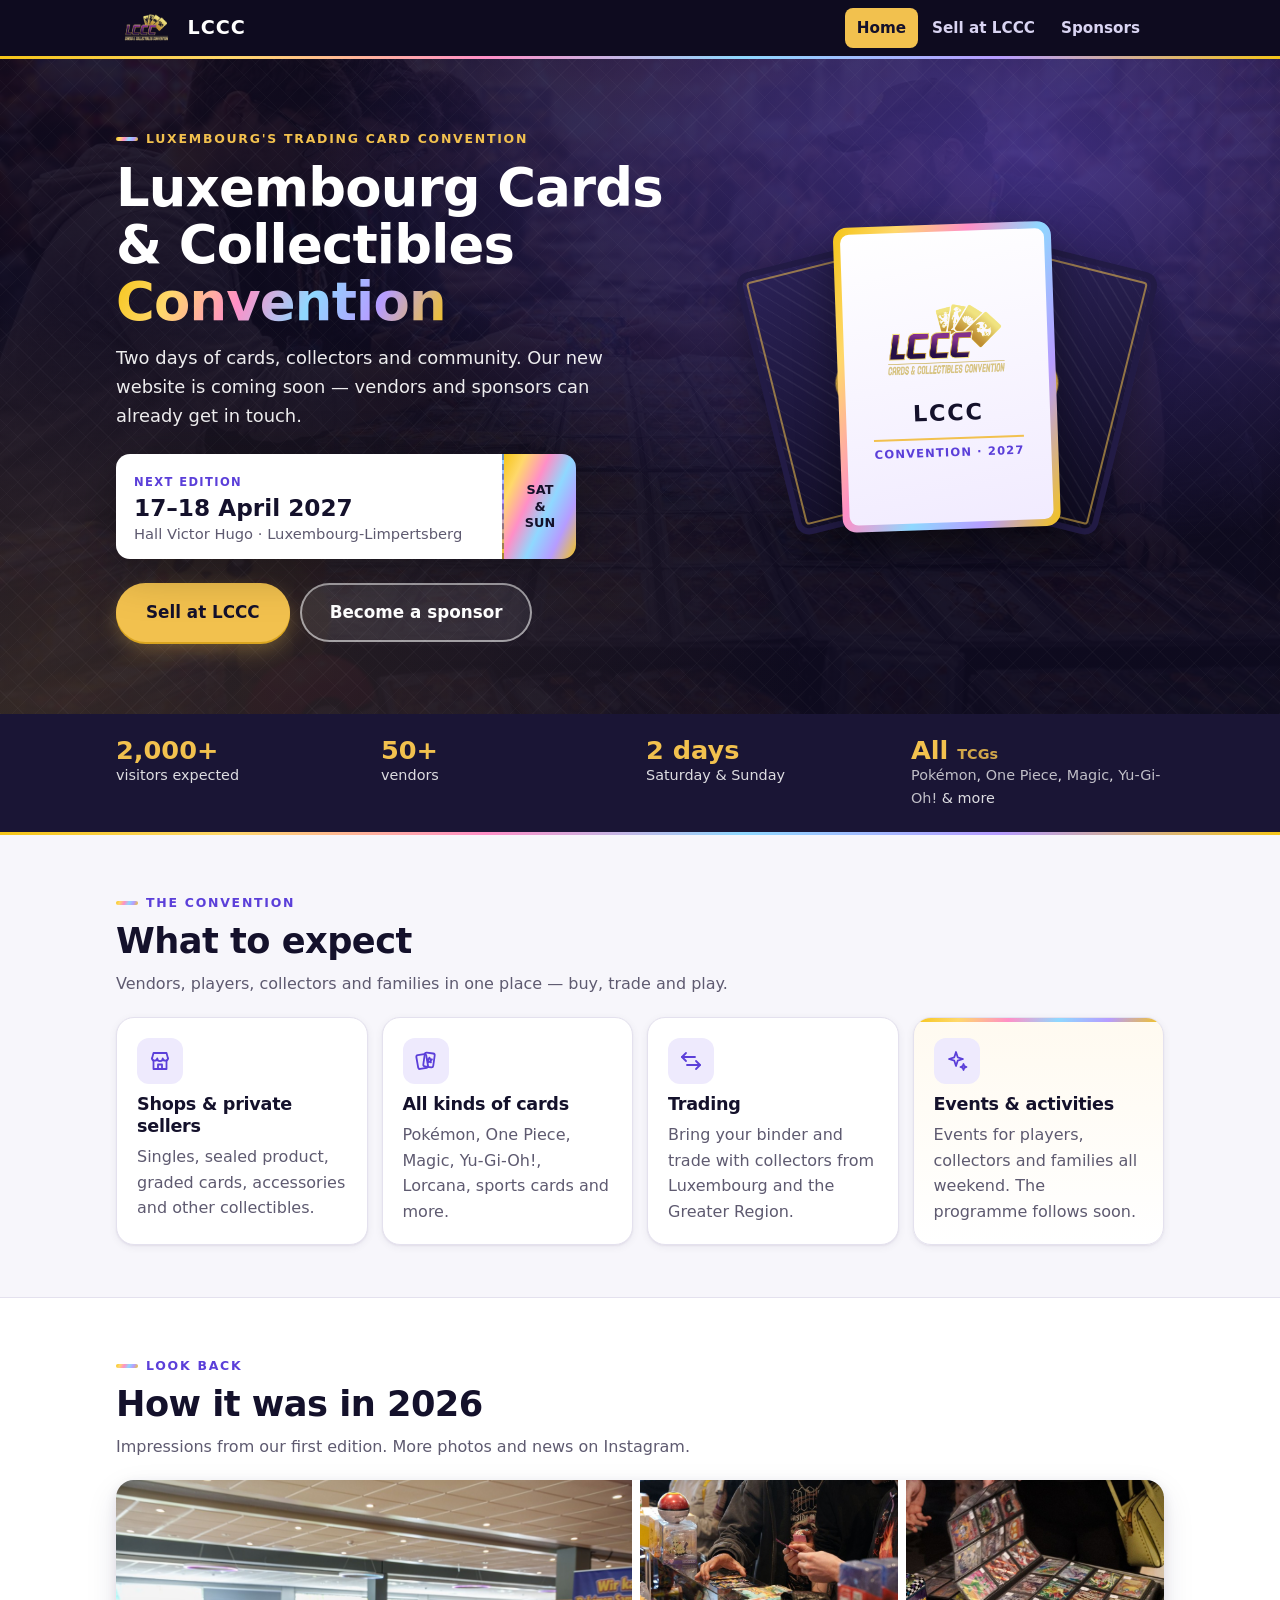
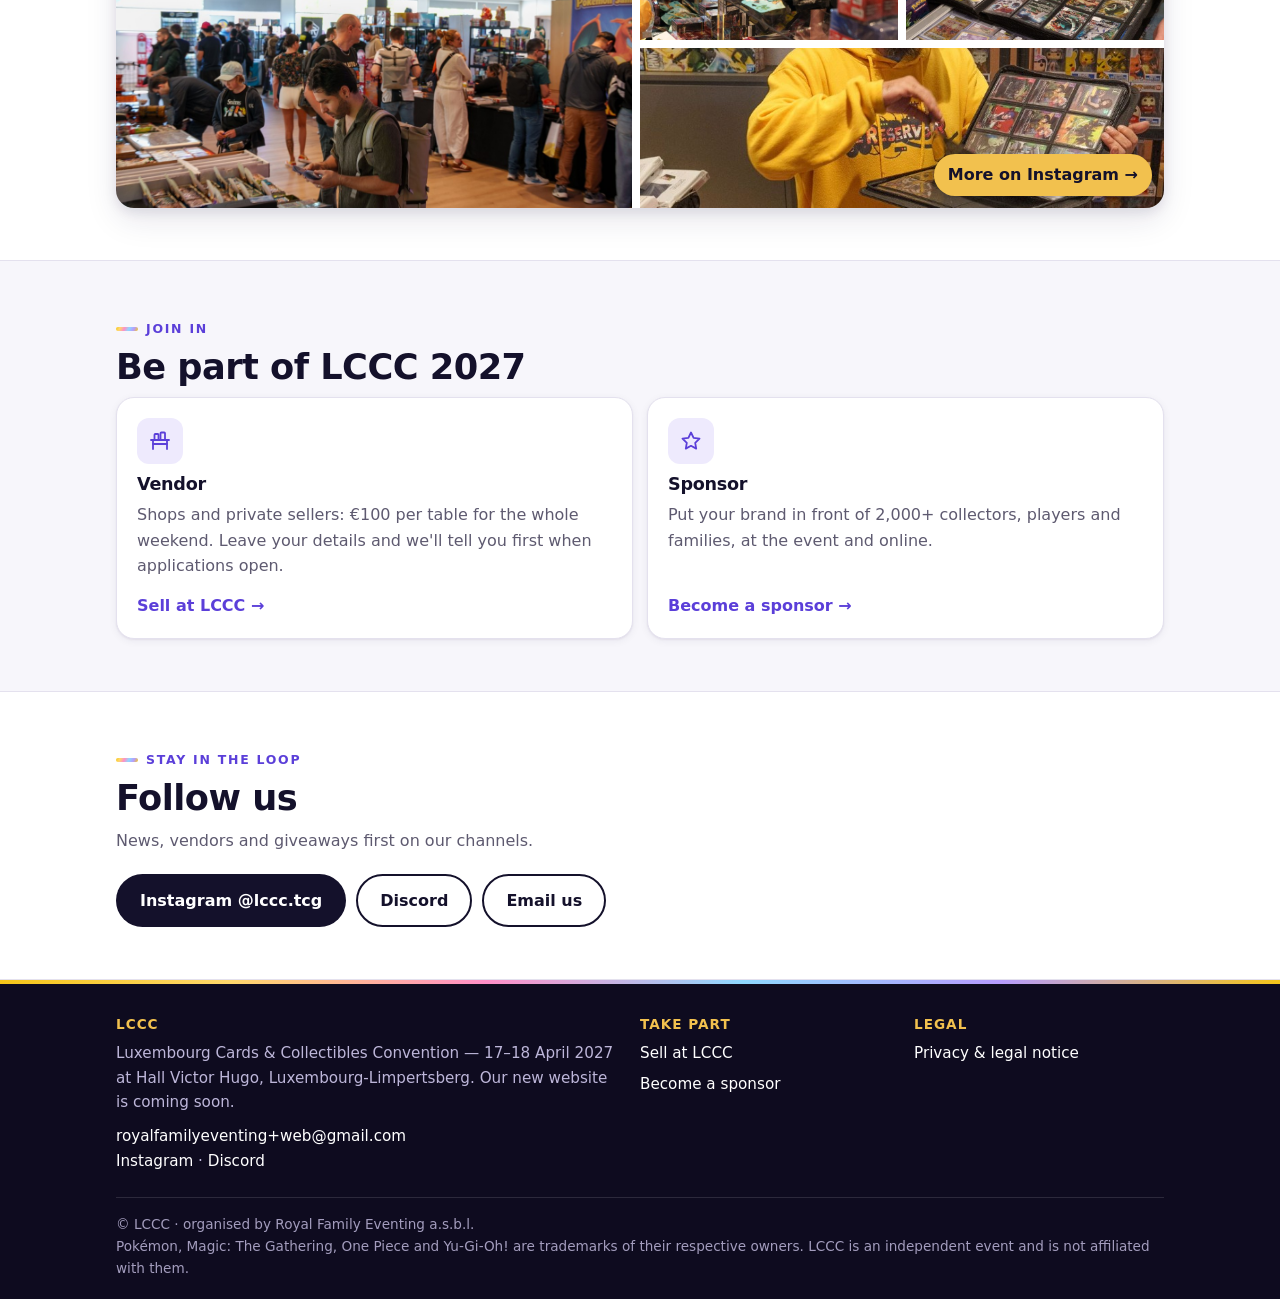
<file: site/index.html>
<!DOCTYPE html>
<html lang="en">

<head>
    <meta charset="UTF-8" />
    <meta name="viewport" content="width=device-width, initial-scale=1.0" />
    <title>LCCC 2027 — Luxembourg Cards &amp; Collectibles Convention</title>
    <meta name="description" content="LCCC 2027, Luxembourg's convention for trading cards and collectibles: 17–18 April 2027 at Hall Victor Hugo. 2,000+ visitors and 50+ vendors expected." />
    <link rel="icon" type="image/png" href="img/favicon.png" />
    <link rel="stylesheet" href="style.css" />
</head>

<body>
    <a class="skip-link" href="#main">Skip to content</a>

    <!-- NAVBAR (generated by build.py, same as the main website) -->
    <nav class="navbar" aria-label="Main">
        <div class="nav-inner">
            <a href="index.html" class="nav-brand">
                <img src="img/logo.png" alt="" width="62" height="36" />
                <span translate="no">LCCC</span>
            </a>
            <div class="nav-tools">
                <button class="nav-toggle" type="button" aria-expanded="false" aria-controls="nav-links">Menu</button>
            </div>
            <ul class="nav-links" id="nav-links">
                <li><a href="index.html" class="active" aria-current="page">Home</a></li>
                <li><a href="vendors.html">Sell at LCCC</a></li>
                <li><a href="sponsors.html">Sponsors</a></li>
            </ul>
        </div>
    </nav>

    <main id="main">
    <div class="hero">
        <div class="hero-content hero-grid">
            <div class="hero-text">
                <p class="eyebrow eyebrow-light">Luxembourg's trading card convention</p>
                <h1>Luxembourg Cards &amp; Collectibles <span class="foil-text">Convention</span></h1>
                <p class="tagline">Two days of cards, collectors and community. Our new website is coming soon — vendors
                    and sponsors can already get in touch.</p>
                <div class="ticket-stub">
                    <div class="stub-main">
                        <span class="label">Next edition</span>
                        <p class="when">17–18 April 2027</p>
                        <p class="where"><span translate="no">Hall Victor Hugo</span> · Luxembourg-Limpertsberg</p>
                    </div>
                    <div class="stub-side" aria-hidden="true"><span>Sat</span><span>&amp;</span><span>Sun</span></div>
                </div>
                <div class="button-row">
                    <a href="vendors.html" class="btn btn-primary btn-lg">Sell at LCCC</a>
                    <a href="sponsors.html" class="btn btn-ghost btn-lg">Become a sponsor</a>
                </div>
            </div>
            <div class="hero-art" aria-hidden="true">
                <div class="tcg-card tcg-back tcg-left"></div>
                <div class="tcg-card tcg-back tcg-right"></div>
                <div class="tcg-card tcg-front">
                    <div class="tcg-inner">
                        <img src="img/logo.png" alt="" width="300" height="176" />
                        <span class="tcg-name">LCCC</span>
                        <span class="tcg-type">Convention · 2027</span>
                    </div>
                </div>
            </div>
        </div>
    </div>

    <section class="stats-band" aria-label="LCCC 2027 in numbers">
        <div class="container stats">
            <div><strong>2,000+</strong><span>visitors expected</span></div>
            <div><strong>50+</strong><span>vendors</span></div>
            <div><strong>2 days</strong><span>Saturday &amp; Sunday</span></div>
            <div><strong>All <span translate="no">TCGs</span></strong><span><span translate="no">Pokémon</span>, <span translate="no">One Piece</span>, <span translate="no">Magic</span>, <span translate="no">Yu-Gi-Oh!</span> &amp; more</span></div>
        </div>
    </section>

    <section class="section">
        <div class="container">
            <p class="eyebrow">The convention</p>
            <h2>What to expect</h2>
            <p class="lead">Vendors, players, collectors and families in one place — buy, trade and play.</p>
            <div class="grid grid-4">
                <div class="card"><span class="icon"><svg class="ic" aria-hidden="true"><use href="icons.svg#i-store"/></svg></span><h3>Shops &amp; private sellers</h3><p>Singles, sealed product, graded cards, accessories and other collectibles.</p></div>
                <div class="card"><span class="icon"><svg class="ic" aria-hidden="true"><use href="icons.svg#i-cards"/></svg></span><h3>All kinds of cards</h3><p>Pokémon, One Piece, Magic, Yu-Gi-Oh!, Lorcana, sports cards and more.</p></div>
                <div class="card"><span class="icon"><svg class="ic" aria-hidden="true"><use href="icons.svg#i-swap"/></svg></span><h3>Trading</h3><p>Bring your binder and trade with collectors from Luxembourg and the Greater Region.</p></div>
                <div class="card card-rare"><span class="icon"><svg class="ic" aria-hidden="true"><use href="icons.svg#i-sparkle"/></svg></span><h3>Events &amp; activities</h3><p>Events for players, collectors and families all weekend. The programme follows soon.</p></div>
            </div>
        </div>
    </section>

    <section class="section section-alt">
        <div class="container">
            <p class="eyebrow">Look back</p>
            <h2>How it was in 2026</h2>
            <p class="lead">Impressions from our first edition. More photos and news on Instagram.</p>
            <a class="photo-strip" href="https://www.instagram.com/lccc.tcg/" target="_blank" rel="noopener" aria-label="More photos on Instagram">
                <img src="img/home/overview.jpg" alt="" loading="lazy" />
                <img src="img/home/trading.jpg" alt="" loading="lazy" />
                <img src="img/home/cards.jpg" alt="" loading="lazy" />
                <img src="img/home/vendors2.jpg" alt="" loading="lazy" />
                <span class="photo-strip-label">More on Instagram →</span>
            </a>
        </div>
    </section>

    <section class="section">
        <div class="container">
            <p class="eyebrow">Join in</p>
            <h2>Be part of LCCC 2027</h2>
            <div class="grid grid-2">
                <a class="card card-link" href="vendors.html"><span class="icon"><svg class="ic" aria-hidden="true"><use href="icons.svg#i-stall"/></svg></span><h3>Vendor</h3><p>Shops and private sellers: €100 per table for the whole weekend. Leave your details and we'll tell you first when applications open.</p><span class="more">Sell at LCCC →</span></a>
                <a class="card card-link" href="sponsors.html"><span class="icon"><svg class="ic" aria-hidden="true"><use href="icons.svg#i-star"/></svg></span><h3>Sponsor</h3><p>Put your brand in front of 2,000+ collectors, players and families, at the event and online.</p><span class="more">Become a sponsor →</span></a>
            </div>
        </div>
    </section>

    <section class="section section-alt">
        <div class="container">
            <p class="eyebrow">Stay in the loop</p>
            <h2>Follow us</h2>
            <p class="lead">News, vendors and giveaways first on our channels.</p>
            <div class="button-row" style="justify-content:flex-start">
                <a class="btn btn-purple" href="https://www.instagram.com/lccc.tcg/" target="_blank" rel="noopener">Instagram @lccc.tcg</a>
                <a class="btn btn-secondary" href="https://discord.gg/DBx5x52tz" target="_blank" rel="noopener">Discord</a>
                <a class="btn btn-secondary" href="mailto:royalfamilyeventing+web@gmail.com">Email us</a>
            </div>
        </div>
    </section>
    </main>

    <footer class="site-footer">
        <div class="container">
            <div class="footer-grid">
                <div>
                    <h2>LCCC</h2>
                    <p>Luxembourg Cards &amp; Collectibles Convention — 17–18 April 2027 at <span translate="no">Hall Victor Hugo</span>, Luxembourg-Limpertsberg.
                        Our new website is coming soon.</p>
                    <p style="margin-top:10px">
                        <a href="mailto:royalfamilyeventing+web@gmail.com">royalfamilyeventing+web@gmail.com</a><br />
                        <a href="https://www.instagram.com/lccc.tcg/" target="_blank" rel="noopener">Instagram</a> ·
                        <a href="https://discord.gg/DBx5x52tz" target="_blank" rel="noopener">Discord</a>
                    </p>
                </div>
                <div>
                    <h2>Take part</h2>
                    <ul>
                        <li><a href="vendors.html">Sell at LCCC</a></li>
                        <li><a href="sponsors.html">Become a sponsor</a></li>
                    </ul>
                </div>
                <div>
                    <h2>Legal</h2>
                    <ul>
                        <li><a href="privacy.html">Privacy &amp; legal notice</a></li>
                    </ul>
                </div>
            </div>
            <div class="footer-bottom">
                © LCCC · organised by Royal Family Eventing a.s.b.l.<br />
                Pokémon, Magic: The Gathering, One Piece and Yu-Gi-Oh! are trademarks of their respective owners.
                LCCC is an independent event and is not affiliated with them.
            </div>
        </div>
    </footer>
    <script src="form.js"></script>
</body>

</html>
</file>
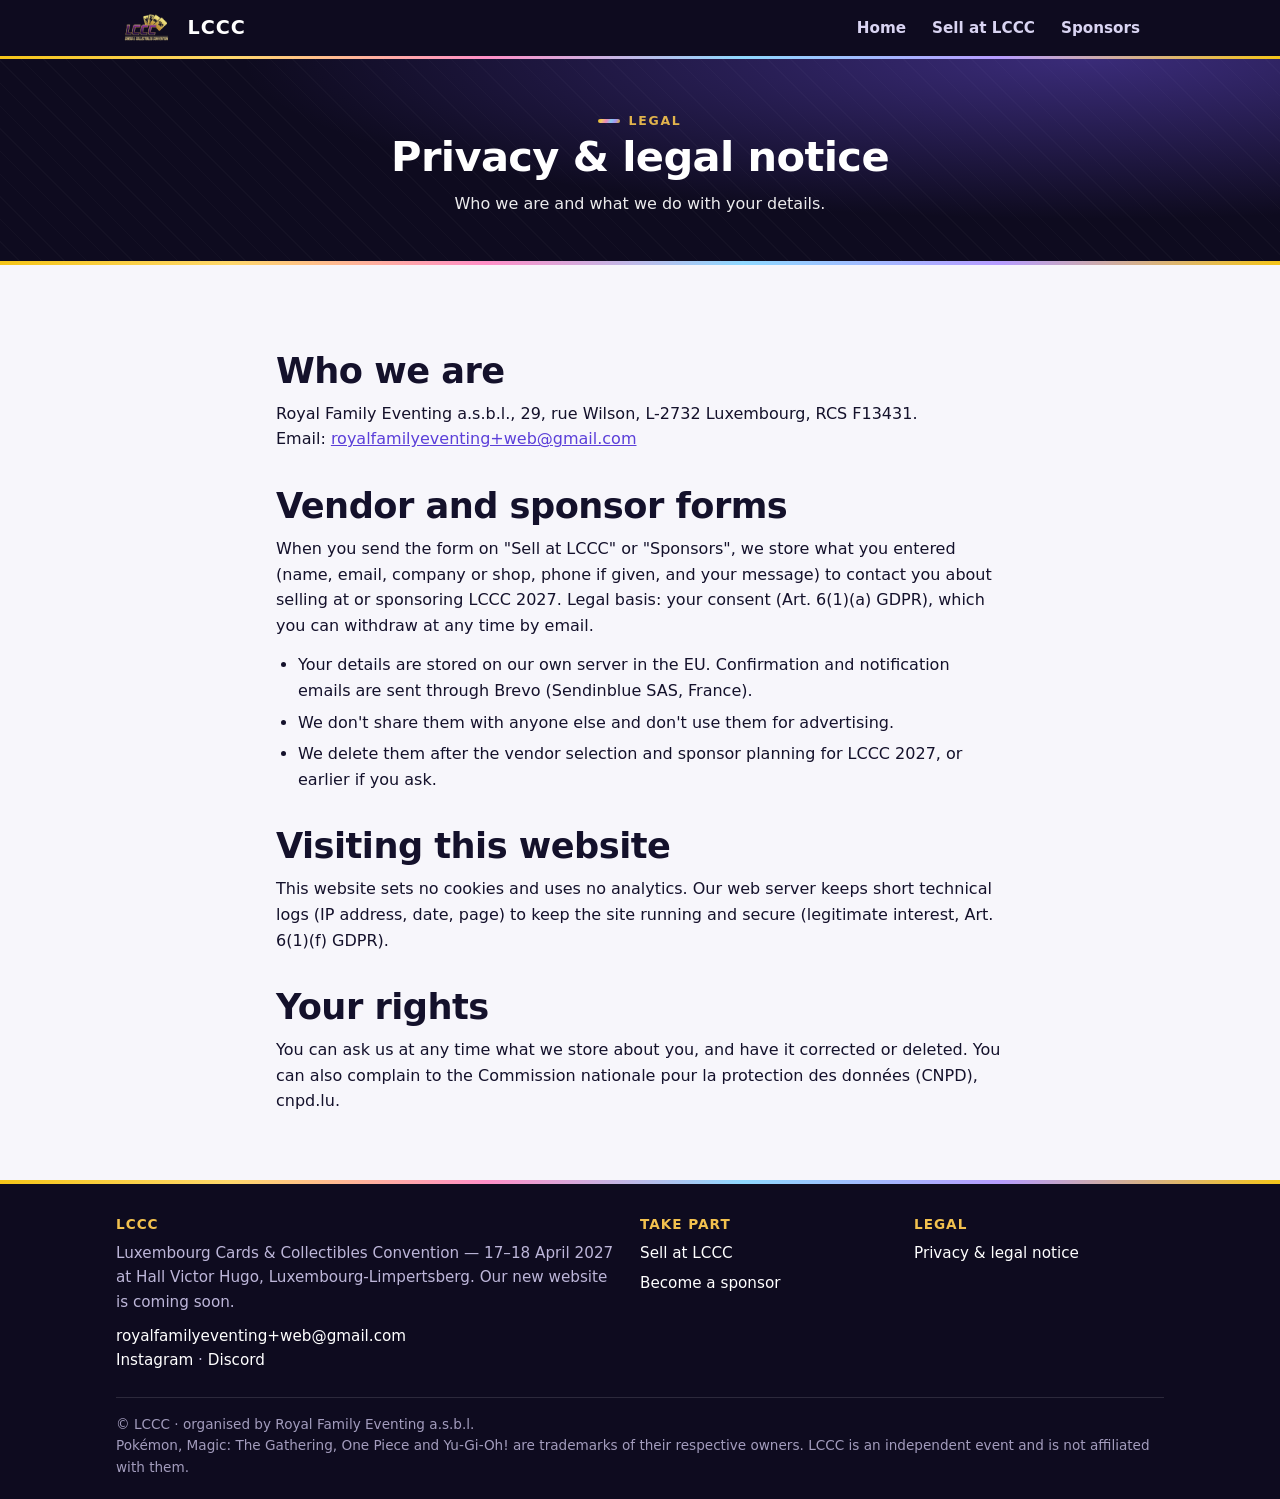
<file: site/privacy.html>
<!DOCTYPE html>
<html lang="en">

<head>
    <meta charset="UTF-8" />
    <meta name="viewport" content="width=device-width, initial-scale=1.0" />
    <title>Privacy &amp; legal notice — LCCC 2027</title>
    <meta name="description" content="Privacy policy and legal notice of lccc.lu." />
    <meta name="robots" content="noindex" />
    <link rel="icon" type="image/png" href="img/favicon.png" />
    <link rel="stylesheet" href="style.css" />
</head>

<body>
    <a class="skip-link" href="#main">Skip to content</a>

    <!-- NAVBAR (generated by build.py, same as the main website) -->
    <nav class="navbar" aria-label="Main">
        <div class="nav-inner">
            <a href="index.html" class="nav-brand">
                <img src="img/logo.png" alt="" width="62" height="36" />
                <span translate="no">LCCC</span>
            </a>
            <div class="nav-tools">
                <button class="nav-toggle" type="button" aria-expanded="false" aria-controls="nav-links">Menu</button>
            </div>
            <ul class="nav-links" id="nav-links">
                <li><a href="index.html">Home</a></li>
                <li><a href="vendors.html">Sell at LCCC</a></li>
                <li><a href="sponsors.html">Sponsors</a></li>
            </ul>
        </div>
    </nav>

    <main id="main">
    <header class="page-header">
            <p class="eyebrow eyebrow-light">Legal</p>
            <h1>Privacy &amp; legal notice</h1>
            <p>Who we are and what we do with your details.</p>
        </header>

    <section class="section">
        <div class="container prose">
            <h2>Who we are</h2>
            <p>Royal Family Eventing a.s.b.l., 29, rue Wilson, L-2732 Luxembourg, RCS F13431.<br />
                Email: <a href="mailto:royalfamilyeventing+web@gmail.com">royalfamilyeventing+web@gmail.com</a></p>

            <h2>Vendor and sponsor forms</h2>
            <p>When you send the form on "Sell at LCCC" or "Sponsors", we store what you entered (name, email, company or
                shop, phone if given, and your message) to contact you about selling at or sponsoring LCCC 2027. Legal
                basis: your consent (Art. 6(1)(a) GDPR), which you can withdraw at any time by email.</p>
            <ul>
                <li>Your details are stored on our own server in the EU. Confirmation and notification emails are sent
                    through Brevo (Sendinblue SAS, France).</li>
                <li>We don't share them with anyone else and don't use them for advertising.</li>
                <li>We delete them after the vendor selection and sponsor planning for LCCC 2027, or earlier if you ask.</li>
            </ul>

            <h2>Visiting this website</h2>
            <p>This website sets no cookies and uses no analytics. Our web server keeps short technical logs (IP address,
                date, page) to keep the site running and secure (legitimate interest, Art. 6(1)(f) GDPR).</p>

            <h2>Your rights</h2>
            <p>You can ask us at any time what we store about you, and have it corrected or deleted. You can also complain
                to the Commission nationale pour la protection des données (CNPD), cnpd.lu.</p>
        </div>
    </section>
    </main>

    <footer class="site-footer">
        <div class="container">
            <div class="footer-grid">
                <div>
                    <h2>LCCC</h2>
                    <p>Luxembourg Cards &amp; Collectibles Convention — 17–18 April 2027 at <span translate="no">Hall Victor Hugo</span>, Luxembourg-Limpertsberg.
                        Our new website is coming soon.</p>
                    <p style="margin-top:10px">
                        <a href="mailto:royalfamilyeventing+web@gmail.com">royalfamilyeventing+web@gmail.com</a><br />
                        <a href="https://www.instagram.com/lccc.tcg/" target="_blank" rel="noopener">Instagram</a> ·
                        <a href="https://discord.gg/DBx5x52tz" target="_blank" rel="noopener">Discord</a>
                    </p>
                </div>
                <div>
                    <h2>Take part</h2>
                    <ul>
                        <li><a href="vendors.html">Sell at LCCC</a></li>
                        <li><a href="sponsors.html">Become a sponsor</a></li>
                    </ul>
                </div>
                <div>
                    <h2>Legal</h2>
                    <ul>
                        <li><a href="privacy.html">Privacy &amp; legal notice</a></li>
                    </ul>
                </div>
            </div>
            <div class="footer-bottom">
                © LCCC · organised by Royal Family Eventing a.s.b.l.<br />
                Pokémon, Magic: The Gathering, One Piece and Yu-Gi-Oh! are trademarks of their respective owners.
                LCCC is an independent event and is not affiliated with them.
            </div>
        </div>
    </footer>
    <script src="form.js"></script>
</body>

</html>
</file>
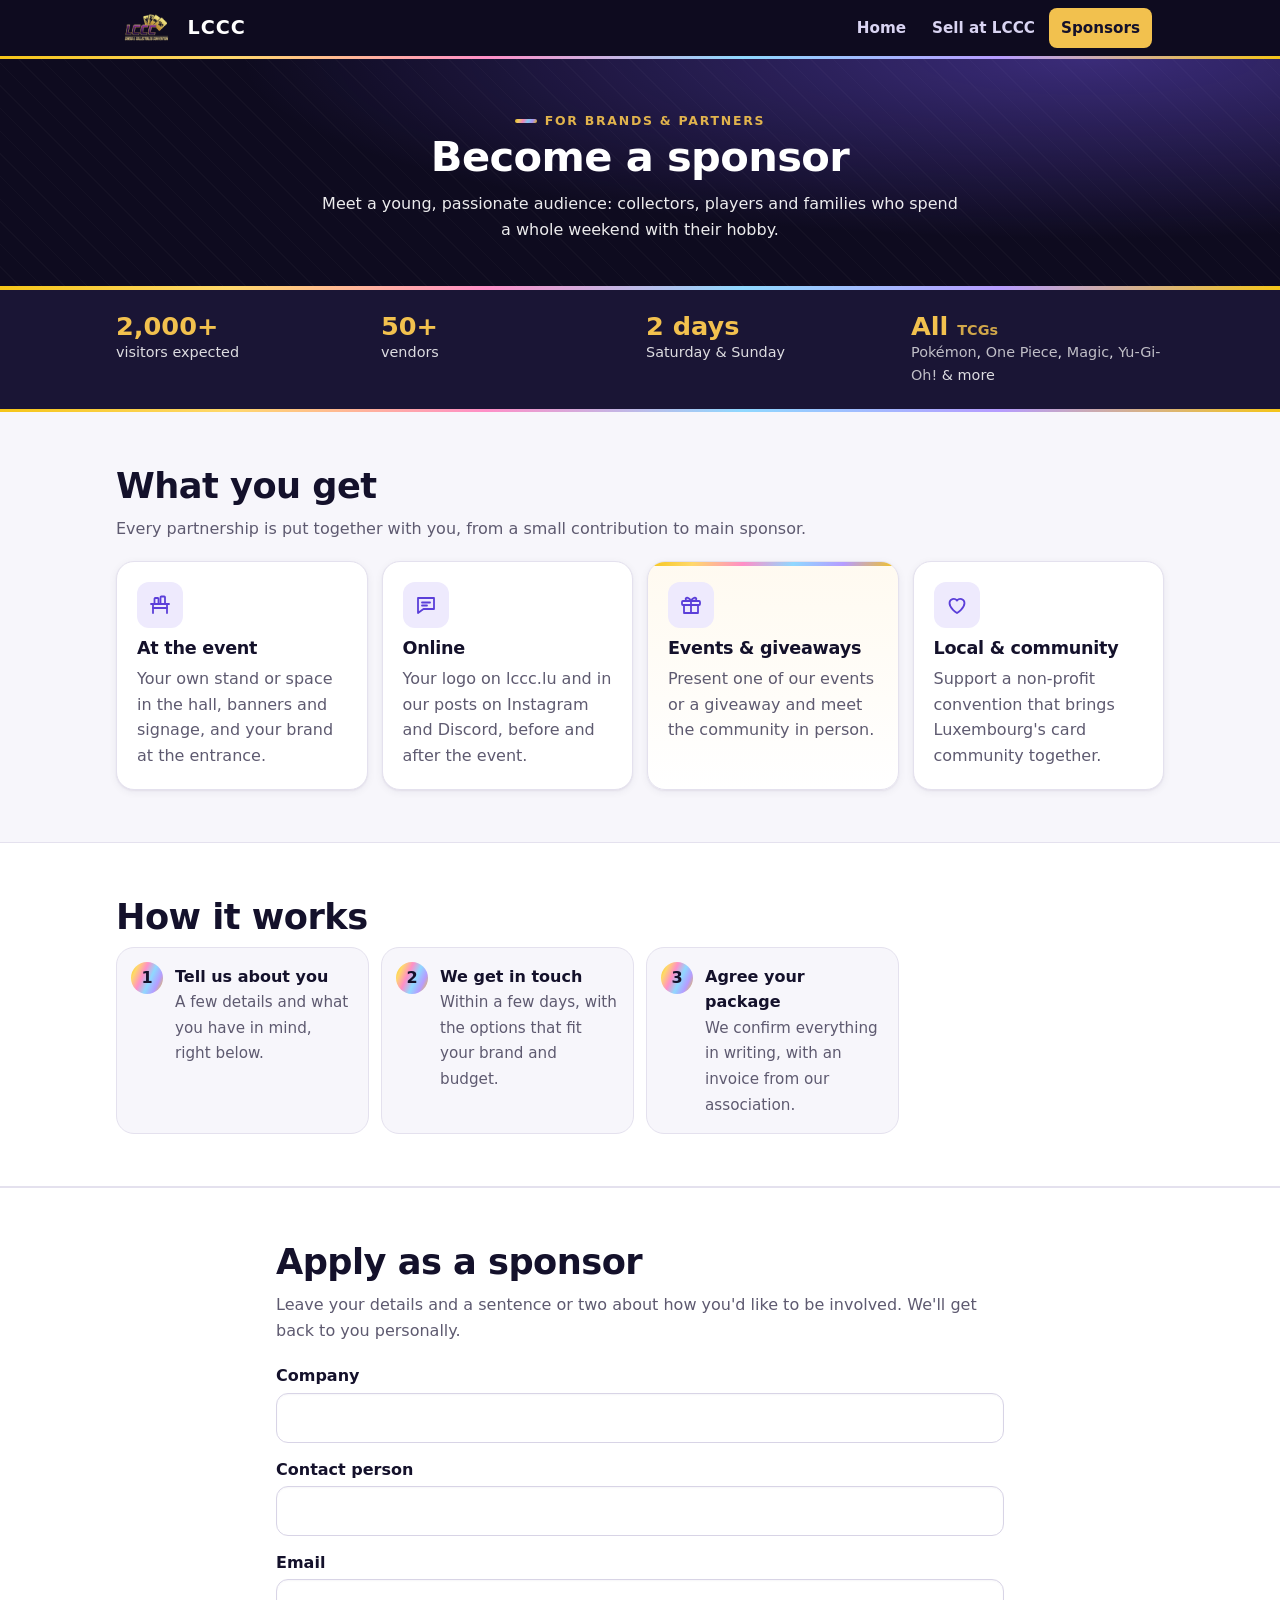
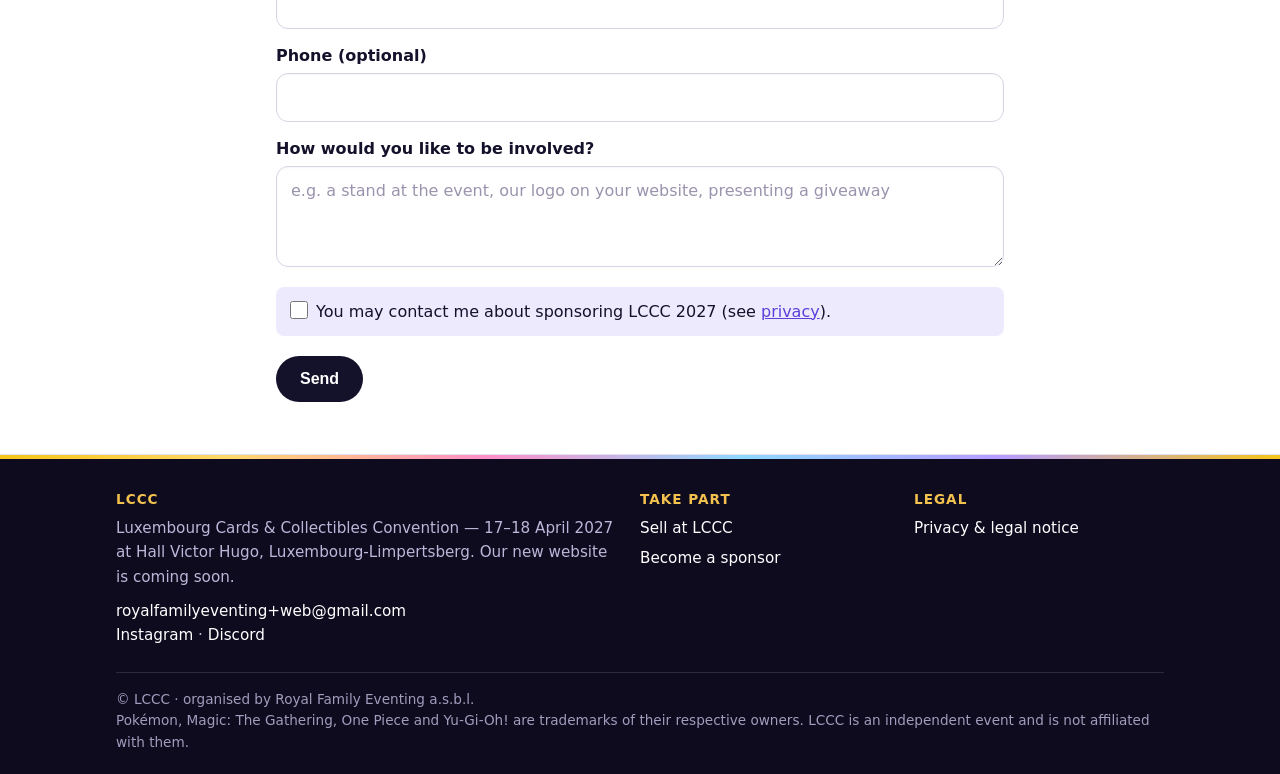
<file: site/sponsors.html>
<!DOCTYPE html>
<html lang="en">

<head>
    <meta charset="UTF-8" />
    <meta name="viewport" content="width=device-width, initial-scale=1.0" />
    <title>Sponsors — LCCC 2027</title>
    <meta name="description" content="Sponsor LCCC 2027, Luxembourg's trading card and collectibles convention: 17–18 April 2027 at Hall Victor Hugo, 2,000+ visitors expected." />
    <link rel="icon" type="image/png" href="img/favicon.png" />
    <link rel="stylesheet" href="style.css" />
</head>

<body>
    <a class="skip-link" href="#main">Skip to content</a>

    <!-- NAVBAR (generated by build.py, same as the main website) -->
    <nav class="navbar" aria-label="Main">
        <div class="nav-inner">
            <a href="index.html" class="nav-brand">
                <img src="img/logo.png" alt="" width="62" height="36" />
                <span translate="no">LCCC</span>
            </a>
            <div class="nav-tools">
                <button class="nav-toggle" type="button" aria-expanded="false" aria-controls="nav-links">Menu</button>
            </div>
            <ul class="nav-links" id="nav-links">
                <li><a href="index.html">Home</a></li>
                <li><a href="vendors.html">Sell at LCCC</a></li>
                <li><a href="sponsors.html" class="active" aria-current="page">Sponsors</a></li>
            </ul>
        </div>
    </nav>

    <main id="main">
    <header class="page-header">
            <p class="eyebrow eyebrow-light">For brands &amp; partners</p>
            <h1>Become a sponsor</h1>
            <p>Meet a young, passionate audience: collectors, players and families who spend a whole weekend with their hobby.</p>
        </header>

    <section class="stats-band" aria-label="LCCC 2027 in numbers">
        <div class="container stats">
            <div><strong>2,000+</strong><span>visitors expected</span></div>
            <div><strong>50+</strong><span>vendors</span></div>
            <div><strong>2 days</strong><span>Saturday &amp; Sunday</span></div>
            <div><strong>All <span translate="no">TCGs</span></strong><span><span translate="no">Pokémon</span>, <span translate="no">One Piece</span>, <span translate="no">Magic</span>, <span translate="no">Yu-Gi-Oh!</span> &amp; more</span></div>
        </div>
    </section>

    <section class="section">
        <div class="container">
            <h2>What you get</h2>
            <p class="lead">Every partnership is put together with you, from a small contribution to main sponsor.</p>
            <div class="grid grid-4">
                <div class="card"><span class="icon"><svg class="ic" aria-hidden="true"><use href="icons.svg#i-stall"/></svg></span><h3>At the event</h3><p>Your own stand or space in the hall, banners and signage, and your brand at the entrance.</p></div>
                <div class="card"><span class="icon"><svg class="ic" aria-hidden="true"><use href="icons.svg#i-chat"/></svg></span><h3>Online</h3><p>Your logo on lccc.lu and in our posts on Instagram and Discord, before and after the event.</p></div>
                <div class="card card-rare"><span class="icon"><svg class="ic" aria-hidden="true"><use href="icons.svg#i-gift"/></svg></span><h3>Events &amp; giveaways</h3><p>Present one of our events or a giveaway and meet the community in person.</p></div>
                <div class="card"><span class="icon"><svg class="ic" aria-hidden="true"><use href="icons.svg#i-heart"/></svg></span><h3>Local &amp; community</h3><p>Support a non-profit convention that brings Luxembourg's card community together.</p></div>
            </div>
        </div>
    </section>

    <section class="section section-alt">
        <div class="container">
            <h2>How it works</h2>
            <ol class="steps">
                <li><strong>Tell us about you</strong><span>A few details and what you have in mind, right below.</span></li>
                <li><strong>We get in touch</strong><span>Within a few days, with the options that fit your brand and budget.</span></li>
                <li><strong>Agree your package</strong><span>We confirm everything in writing, with an invoice from our association.</span></li>
            </ol>
        </div>
    </section>

    <section class="section section-alt" id="form">
        <div class="container ve">
            <h2>Apply as a sponsor</h2>
            <p class="lead">Leave your details and a sentence or two about how you'd like to be involved. We'll get back to you personally.</p>
            <form class="lccc-form ve-form" data-form="sponsor" data-thanks="Thank you! We sent you a confirmation email and will get back to you within a few days.">
                <p class="form-msg" hidden></p>
                <div class="form-body">
                <label class="ve-field"><span>Company</span><input type="text" name="company" required maxlength="100" autocomplete="organization" /></label>
                <label class="ve-field"><span>Contact person</span><input type="text" name="name" required maxlength="80" autocomplete="name" /></label>
                <label class="ve-field"><span>Email</span><input type="email" name="email" required maxlength="200" autocomplete="email" /></label>
                <label class="ve-field"><span>Phone (optional)</span><input type="tel" name="phone" maxlength="40" autocomplete="tel" /></label>
                <label class="ve-field"><span>How would you like to be involved?</span><textarea name="about" rows="3" maxlength="500" placeholder="e.g. a stand at the event, our logo on your website, presenting a giveaway"></textarea></label>
                <label class="vp-hp" aria-hidden="true">Leave empty<input type="text" name="website" tabindex="-1" autocomplete="off" /></label>
                <label class="ve-consent"><input type="checkbox" name="consent" required />
                    <span>You may contact me about sponsoring LCCC 2027 (see <a href="privacy.html" target="_blank">privacy</a>).</span></label>
                <button type="submit" class="btn btn-purple">Send</button>
                </div>
            </form>
        </div>
    </section>
    </main>

    <footer class="site-footer">
        <div class="container">
            <div class="footer-grid">
                <div>
                    <h2>LCCC</h2>
                    <p>Luxembourg Cards &amp; Collectibles Convention — 17–18 April 2027 at <span translate="no">Hall Victor Hugo</span>, Luxembourg-Limpertsberg.
                        Our new website is coming soon.</p>
                    <p style="margin-top:10px">
                        <a href="mailto:royalfamilyeventing+web@gmail.com">royalfamilyeventing+web@gmail.com</a><br />
                        <a href="https://www.instagram.com/lccc.tcg/" target="_blank" rel="noopener">Instagram</a> ·
                        <a href="https://discord.gg/DBx5x52tz" target="_blank" rel="noopener">Discord</a>
                    </p>
                </div>
                <div>
                    <h2>Take part</h2>
                    <ul>
                        <li><a href="vendors.html">Sell at LCCC</a></li>
                        <li><a href="sponsors.html">Become a sponsor</a></li>
                    </ul>
                </div>
                <div>
                    <h2>Legal</h2>
                    <ul>
                        <li><a href="privacy.html">Privacy &amp; legal notice</a></li>
                    </ul>
                </div>
            </div>
            <div class="footer-bottom">
                © LCCC · organised by Royal Family Eventing a.s.b.l.<br />
                Pokémon, Magic: The Gathering, One Piece and Yu-Gi-Oh! are trademarks of their respective owners.
                LCCC is an independent event and is not affiliated with them.
            </div>
        </div>
    </footer>
    <script src="form.js"></script>
</body>

</html>
</file>
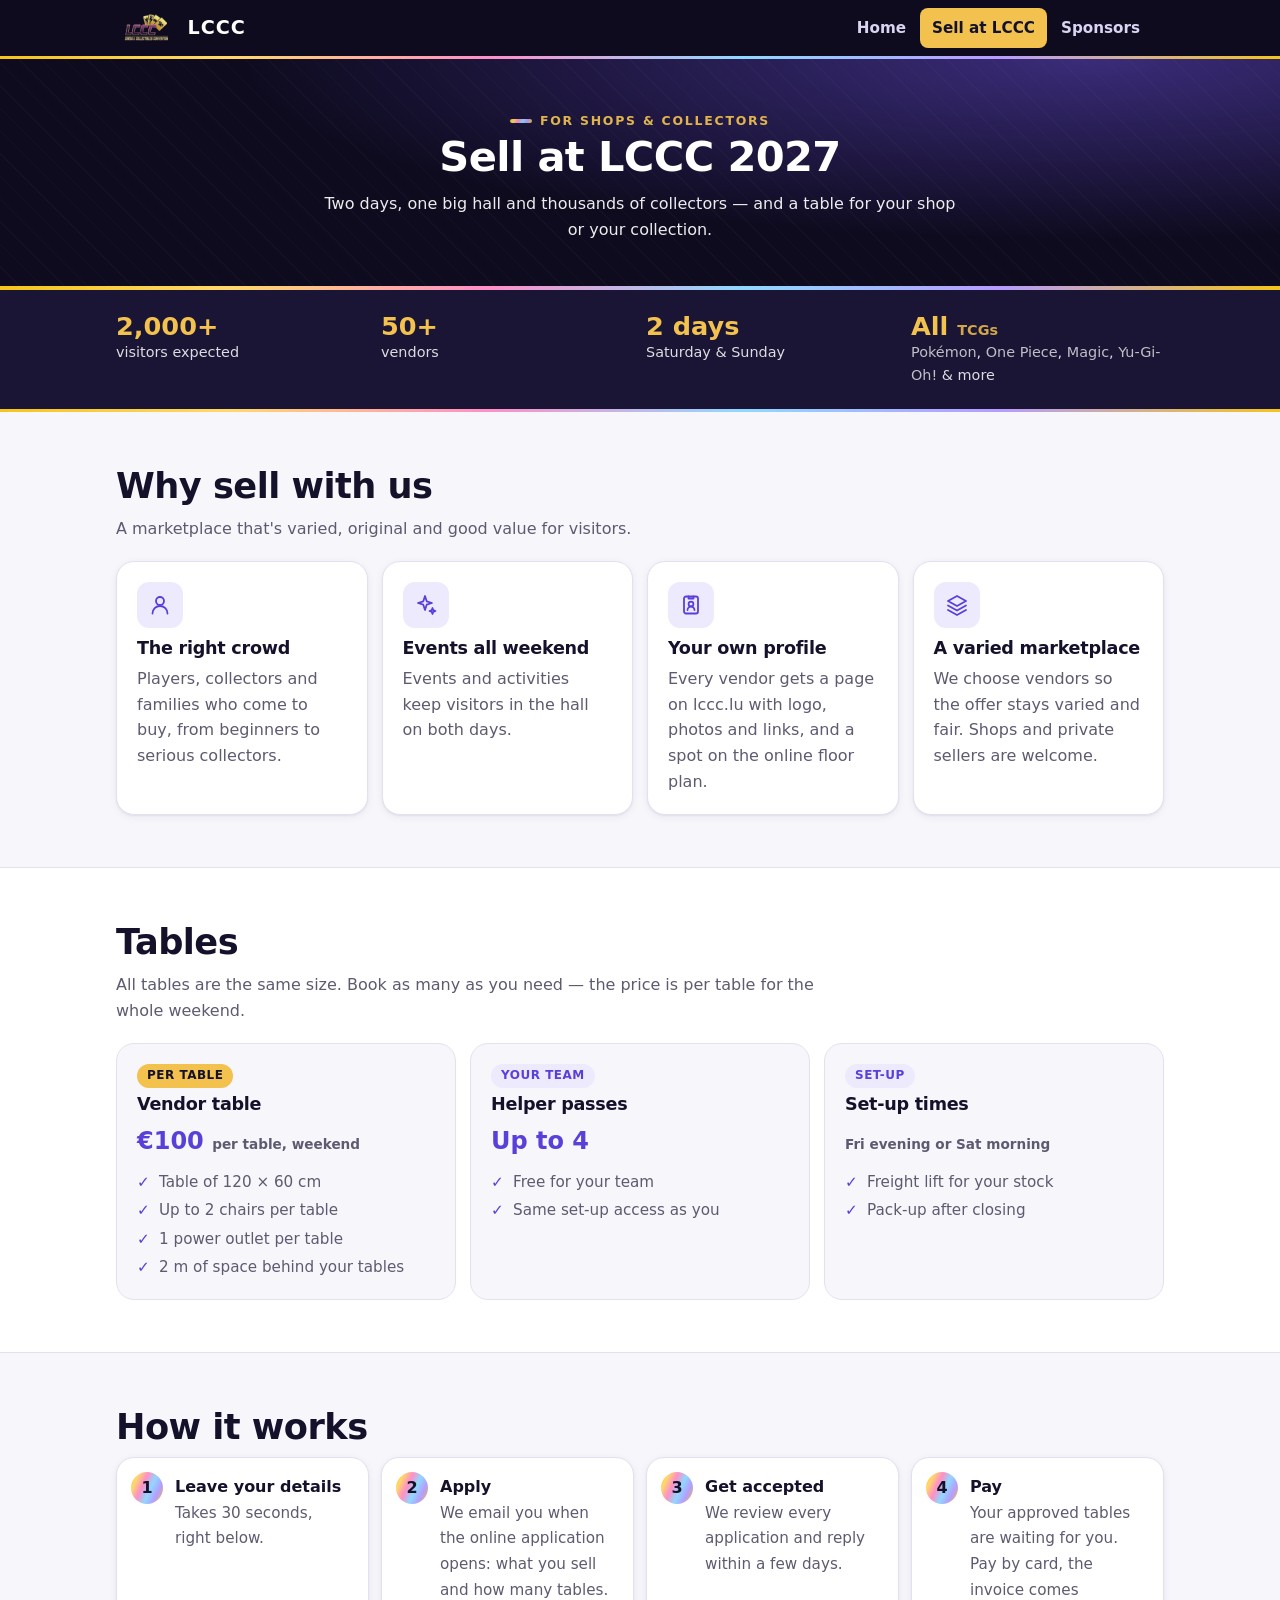
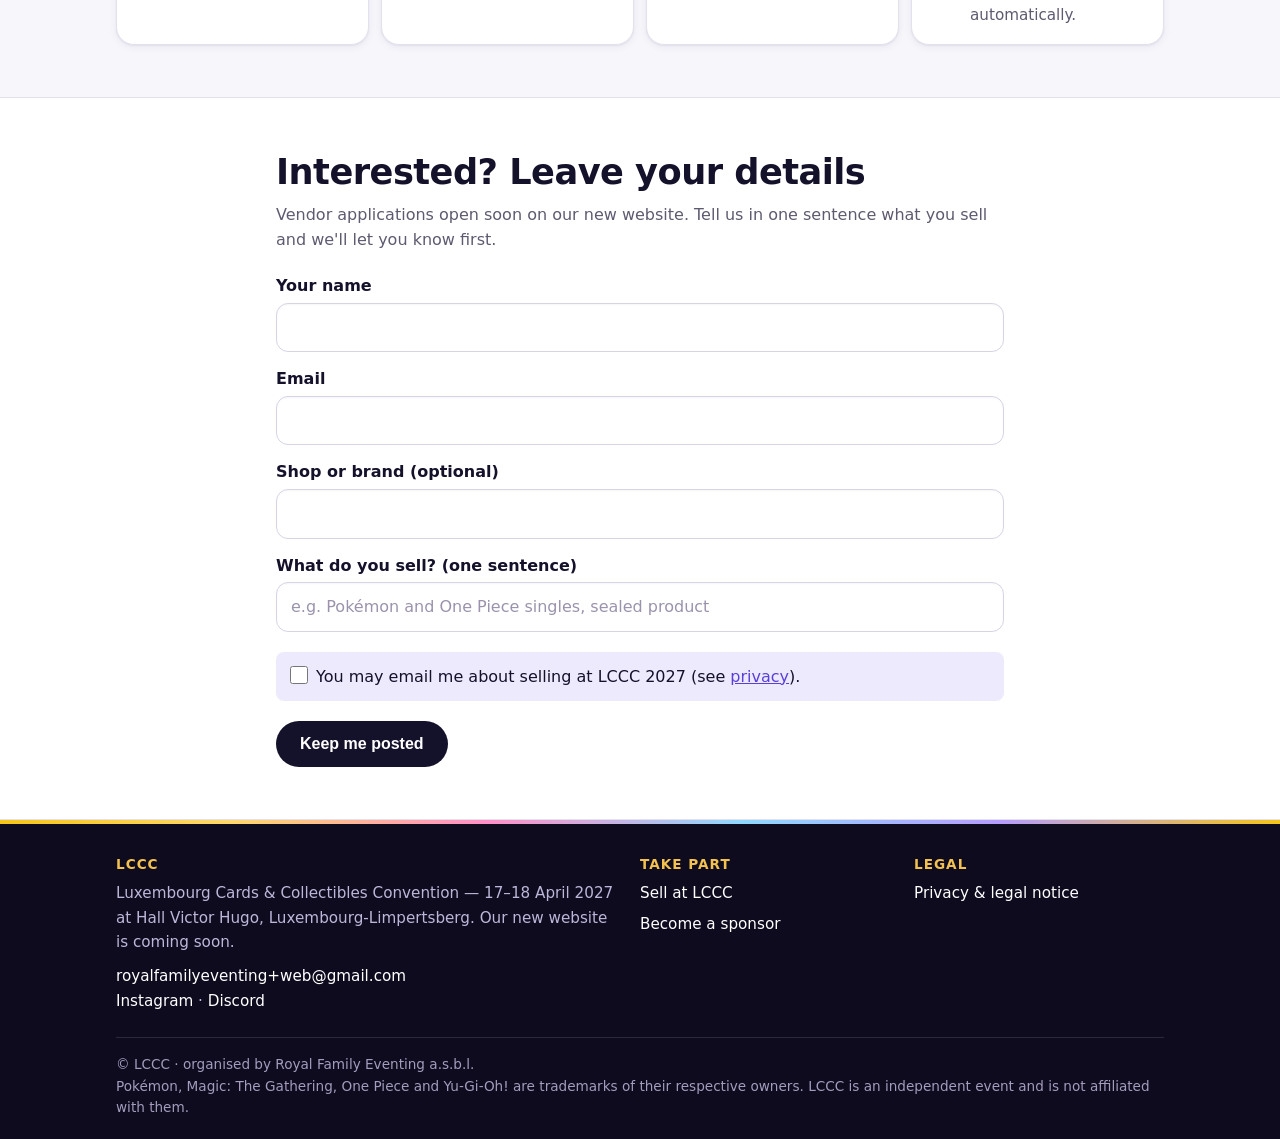
<file: site/vendors.html>
<!DOCTYPE html>
<html lang="en">

<head>
    <meta charset="UTF-8" />
    <meta name="viewport" content="width=device-width, initial-scale=1.0" />
    <title>Sell at LCCC — LCCC 2027</title>
    <meta name="description" content="Sell trading cards and collectibles at LCCC 2027, 17–18 April at Hall Victor Hugo, Luxembourg. 2,000+ visitors expected, €100 per table for the weekend." />
    <link rel="icon" type="image/png" href="img/favicon.png" />
    <link rel="stylesheet" href="style.css" />
</head>

<body>
    <a class="skip-link" href="#main">Skip to content</a>

    <!-- NAVBAR (generated by build.py, same as the main website) -->
    <nav class="navbar" aria-label="Main">
        <div class="nav-inner">
            <a href="index.html" class="nav-brand">
                <img src="img/logo.png" alt="" width="62" height="36" />
                <span translate="no">LCCC</span>
            </a>
            <div class="nav-tools">
                <button class="nav-toggle" type="button" aria-expanded="false" aria-controls="nav-links">Menu</button>
            </div>
            <ul class="nav-links" id="nav-links">
                <li><a href="index.html">Home</a></li>
                <li><a href="vendors.html" class="active" aria-current="page">Sell at LCCC</a></li>
                <li><a href="sponsors.html">Sponsors</a></li>
            </ul>
        </div>
    </nav>

    <main id="main">
    <header class="page-header">
            <p class="eyebrow eyebrow-light">For shops &amp; collectors</p>
            <h1>Sell at LCCC 2027</h1>
            <p>Two days, one big hall and thousands of collectors — and a table for your shop or your collection.</p>
        </header>

    <section class="stats-band" aria-label="LCCC 2027 in numbers">
        <div class="container stats">
            <div><strong>2,000+</strong><span>visitors expected</span></div>
            <div><strong>50+</strong><span>vendors</span></div>
            <div><strong>2 days</strong><span>Saturday &amp; Sunday</span></div>
            <div><strong>All <span translate="no">TCGs</span></strong><span><span translate="no">Pokémon</span>, <span translate="no">One Piece</span>, <span translate="no">Magic</span>, <span translate="no">Yu-Gi-Oh!</span> &amp; more</span></div>
        </div>
    </section>

    <section class="section">
        <div class="container">
            <h2>Why sell with us</h2>
            <p class="lead">A marketplace that's varied, original and good value for visitors.</p>
            <div class="grid grid-4">
                <div class="card"><span class="icon"><svg class="ic" aria-hidden="true"><use href="icons.svg#i-user"/></svg></span><h3>The right crowd</h3><p>Players, collectors and families who come to buy, from beginners to serious collectors.</p></div>
                <div class="card"><span class="icon"><svg class="ic" aria-hidden="true"><use href="icons.svg#i-sparkle"/></svg></span><h3>Events all weekend</h3><p>Events and activities keep visitors in the hall on both days.</p></div>
                <div class="card"><span class="icon"><svg class="ic" aria-hidden="true"><use href="icons.svg#i-badge"/></svg></span><h3>Your own profile</h3><p>Every vendor gets a page on lccc.lu with logo, photos and links, and a spot on the online floor plan.</p></div>
                <div class="card"><span class="icon"><svg class="ic" aria-hidden="true"><use href="icons.svg#i-layers"/></svg></span><h3>A varied marketplace</h3><p>We choose vendors so the offer stays varied and fair. Shops and private sellers are welcome.</p></div>
            </div>
        </div>
    </section>

    <section class="section section-alt">
        <div class="container">
            <h2>Tables</h2>
            <p class="lead">All tables are the same size. Book as many as you need — the price is per table for the whole weekend.</p>
            <div class="grid grid-3">
                <div class="card option"><span class="tag tag-gold">Per table</span><h3>Vendor table</h3><p class="price">€100 <small>per table, weekend</small></p>
                    <ul><li>Table of 120 × 60 cm</li><li>Up to 2 chairs per table</li><li>1 power outlet per table</li><li>2 m of space behind your tables</li></ul></div>
                <div class="card option"><span class="tag">Your team</span><h3>Helper passes</h3><p class="price">Up to 4</p>
                    <ul><li>Free for your team</li><li>Same set-up access as you</li></ul></div>
                <div class="card option"><span class="tag">Set-up</span><h3>Set-up times</h3><p class="price"><small>Fri evening or Sat morning</small></p>
                    <ul><li>Freight lift for your stock</li><li>Pack-up after closing</li></ul></div>
            </div>
        </div>
    </section>

    <section class="section">
        <div class="container">
            <h2>How it works</h2>
            <ol class="steps">
                <li><strong>Leave your details</strong><span>Takes 30 seconds, right below.</span></li>
                <li><strong>Apply</strong><span>We email you when the online application opens: what you sell and how many tables.</span></li>
                <li><strong>Get accepted</strong><span>We review every application and reply within a few days.</span></li>
                <li><strong>Pay</strong><span>Your approved tables are waiting for you. Pay by card, the invoice comes automatically.</span></li>
            </ol>
        </div>
    </section>

    <section class="section section-alt" id="form">
        <div class="container ve">
            <h2>Interested? Leave your details</h2>
            <p class="lead">Vendor applications open soon on our new website. Tell us in one sentence what you sell and we'll let you know first.</p>
            <form class="lccc-form ve-form" data-form="vendor" data-thanks="Thank you! We sent you a confirmation email and will let you know when applications open.">
                <p class="form-msg" hidden></p>
                <div class="form-body">
                <label class="ve-field"><span>Your name</span><input type="text" name="name" required maxlength="80" autocomplete="name" /></label>
                <label class="ve-field"><span>Email</span><input type="email" name="email" required maxlength="200" autocomplete="email" /></label>
                <label class="ve-field"><span>Shop or brand (optional)</span><input type="text" name="shop" maxlength="100" autocomplete="organization" /></label>
                <label class="ve-field"><span>What do you sell? (one sentence)</span><input type="text" name="about" maxlength="300" placeholder="e.g. Pokémon and One Piece singles, sealed product" /></label>
                <label class="vp-hp" aria-hidden="true">Leave empty<input type="text" name="website" tabindex="-1" autocomplete="off" /></label>
                <label class="ve-consent"><input type="checkbox" name="consent" required />
                    <span>You may email me about selling at LCCC 2027 (see <a href="privacy.html" target="_blank">privacy</a>).</span></label>
                <button type="submit" class="btn btn-purple">Keep me posted</button>
                </div>
            </form>
        </div>
    </section>
    </main>

    <footer class="site-footer">
        <div class="container">
            <div class="footer-grid">
                <div>
                    <h2>LCCC</h2>
                    <p>Luxembourg Cards &amp; Collectibles Convention — 17–18 April 2027 at <span translate="no">Hall Victor Hugo</span>, Luxembourg-Limpertsberg.
                        Our new website is coming soon.</p>
                    <p style="margin-top:10px">
                        <a href="mailto:royalfamilyeventing+web@gmail.com">royalfamilyeventing+web@gmail.com</a><br />
                        <a href="https://www.instagram.com/lccc.tcg/" target="_blank" rel="noopener">Instagram</a> ·
                        <a href="https://discord.gg/DBx5x52tz" target="_blank" rel="noopener">Discord</a>
                    </p>
                </div>
                <div>
                    <h2>Take part</h2>
                    <ul>
                        <li><a href="vendors.html">Sell at LCCC</a></li>
                        <li><a href="sponsors.html">Become a sponsor</a></li>
                    </ul>
                </div>
                <div>
                    <h2>Legal</h2>
                    <ul>
                        <li><a href="privacy.html">Privacy &amp; legal notice</a></li>
                    </ul>
                </div>
            </div>
            <div class="footer-bottom">
                © LCCC · organised by Royal Family Eventing a.s.b.l.<br />
                Pokémon, Magic: The Gathering, One Piece and Yu-Gi-Oh! are trademarks of their respective owners.
                LCCC is an independent event and is not affiliated with them.
            </div>
        </div>
    </footer>
    <script src="form.js"></script>
</body>

</html>
</file>
<file: site/style.css>
/* =====================================================================
   LCCC — Luxembourg Cards & Collectibles
   One stylesheet for every page. Mobile first, no animations.
   Colours are defined once here — change them in :root.
   ===================================================================== */

:root {
  --purple: #4b2d8f;
  --purple-dark: #2d1660;
  --purple-light: #efeaf9;
  --gold: #f5c518;
  --gold-dark: #d9ab00;
  --text: #24212b;
  --muted: #5f5a6b;
  --bg: #f6f5f8;
  --card: #ffffff;
  --border: #e3dfeb;
  --radius: 12px;
  --max: 1080px;
}

*,
*::before,
*::after {
  box-sizing: border-box;
  margin: 0;
  padding: 0;
}

html {
  -webkit-text-size-adjust: 100%;
}

body {
  font-family: system-ui, -apple-system, 'Segoe UI', Roboto, Helvetica, Arial, sans-serif;
  font-size: 1rem;
  line-height: 1.6;
  color: var(--text);
  background: var(--bg);
}

img {
  max-width: 100%;
  height: auto;
  display: block;
}

a {
  color: var(--purple);
}

h1,
h2,
h3 {
  line-height: 1.25;
}

.container {
  max-width: var(--max);
  margin: 0 auto;
  padding: 0 16px;
}

.skip-link {
  position: absolute;
  left: -9999px;
}

.skip-link:focus {
  left: 16px;
  top: 16px;
  z-index: 200;
  background: var(--gold);
  color: var(--purple-dark);
  padding: 8px 12px;
  border-radius: 6px;
}

/* ---------- NAVBAR ---------- */
.navbar {
  position: sticky;
  top: 0;
  z-index: 100;
  background: var(--purple);
}

.nav-inner {
  max-width: var(--max);
  margin: 0 auto;
  padding: 8px 16px;
  display: flex;
  flex-wrap: wrap;
  align-items: center;
  justify-content: space-between;
}

.nav-brand {
  display: flex;
  align-items: center;
  gap: 10px;
  color: #fff;
  text-decoration: none;
  font-weight: 900;
  font-size: 1.2rem;
  letter-spacing: 1px;
}

.nav-brand img {
  height: 36px;
  width: auto;
}

.nav-tools {
  display: flex;
  align-items: center;
  gap: 8px;
}

.lang-btn {
  display: inline-flex;
  align-items: center;
  gap: 6px;
  background: none;
  border: 1px solid rgba(255, 255, 255, 0.4);
  border-radius: 8px;
  color: #fff;
  font: inherit;
  font-size: 0.9rem;
  font-weight: 700;
  padding: 6px 10px;
  cursor: pointer;
}

.lang-btn:hover,
.lang-btn[aria-expanded="true"] {
  background: rgba(255, 255, 255, 0.12);
}

.lang-btn .ic {
  width: 18px;
  height: 18px;
}

.lang-panel {
  position: fixed;
  top: 64px;
  right: 12px;
  left: 12px;
  max-width: 440px;
  margin-left: auto;
  max-height: calc(100vh - 80px);
  overflow: auto;
  background: var(--card);
  color: var(--text);
  border: 1px solid var(--border);
  border-radius: var(--radius);
  box-shadow: 0 12px 32px rgba(14, 11, 31, 0.25);
  padding: 16px;
  z-index: 300;
}

.lang-title {
  font-weight: 800;
  margin-bottom: 10px;
}

.lang-list {
  display: grid;
  grid-template-columns: repeat(2, 1fr);
  gap: 6px;
}

.lang-list button {
  font: inherit;
  text-align: left;
  padding: 10px 12px;
  border: 1px solid var(--border);
  border-radius: 8px;
  background: var(--card);
  color: var(--text);
  cursor: pointer;
}

.lang-list button:hover {
  border-color: var(--purple);
}

.lang-list button.is-current {
  background: var(--gold);
  border-color: var(--gold);
  font-weight: 700;
  color: #14112b;
}

.lang-note {
  margin-top: 12px;
  font-size: 0.82rem;
  color: var(--muted);
}

/* Google Translate: keep our layout, hide its top bar and hover tooltips */
body {
  top: 0 !important;
}

iframe.skiptranslate,
.goog-te-banner-frame,
#goog-gt-tt,
.goog-te-balloon-frame {
  display: none !important;
}

.goog-text-highlight {
  background: none !important;
  box-shadow: none !important;
}

.nav-toggle {
  background: none;
  border: 1px solid rgba(255, 255, 255, 0.4);
  border-radius: 8px;
  color: #fff;
  font-size: 1rem;
  font-weight: 700;
  padding: 6px 12px;
  cursor: pointer;
}

.nav-links {
  display: none;
  width: 100%;
  list-style: none;
  padding: 8px 0 4px;
}

.nav-links.open {
  display: block;
}

.nav-links a {
  display: block;
  color: #fff;
  text-decoration: none;
  font-weight: 600;
  padding: 10px 12px;
  border-radius: 8px;
}

.nav-links a:hover {
  background: rgba(255, 255, 255, 0.12);
}

.nav-links a.active {
  background: var(--gold);
  color: var(--purple-dark);
}

@media (min-width: 900px) {
  .nav-toggle {
    display: none;
  }

  .nav-tools {
    order: 3;
  }

  .nav-links {
    order: 2;
    margin-left: auto;
    margin-right: 12px;
  }

  .nav-links {
    display: flex;
    width: auto;
    gap: 2px;
    padding: 0;
  }

  .nav-links a {
    padding: 8px 12px;
    font-size: 0.95rem;
  }
}

/* ---------- HERO (home) ---------- */
.hero {
  background: var(--purple-dark) url('img/header_bg.jpg') center / cover no-repeat;
  position: relative;
  color: #fff;
  text-align: center;
}

.hero::before {
  content: '';
  position: absolute;
  inset: 0;
  background: rgba(35, 15, 75, 0.62);
}

.hero-content {
  position: relative;
  max-width: 720px;
  margin: 0 auto;
  padding: 40px 16px 48px;
}

.hero-logo {
  width: 220px;
  margin: 0 auto 16px;
}

.hero h1 {
  font-size: 2rem;
  font-weight: 900;
}

.hero .tagline {
  font-size: 1.1rem;
  margin-top: 6px;
  opacity: 0.95;
}

.next-event-box {
  margin: 24px auto 0;
  background: rgba(255, 255, 255, 0.1);
  border: 1px solid rgba(255, 255, 255, 0.3);
  border-radius: var(--radius);
  padding: 16px;
}

.next-event-box .label {
  display: inline-block;
  background: var(--gold);
  color: var(--purple-dark);
  font-weight: 800;
  font-size: 0.8rem;
  text-transform: uppercase;
  letter-spacing: 1px;
  padding: 2px 10px;
  border-radius: 20px;
}

.next-event-box .when {
  font-size: 1.3rem;
  font-weight: 800;
  margin-top: 8px;
}

.button-row {
  display: flex;
  flex-wrap: wrap;
  justify-content: center;
  gap: 10px;
  margin-top: 20px;
}

@media (min-width: 700px) {
  .hero-logo {
    width: 300px;
  }

  .hero h1 {
    font-size: 2.6rem;
  }

  .hero-content {
    padding: 56px 16px 64px;
  }
}

/* ---------- PAGE HEADER (sub pages) ---------- */
.page-header {
  background: var(--purple);
  color: #fff;
  text-align: center;
  padding: 36px 16px;
}

.page-header h1 {
  font-size: 1.9rem;
  font-weight: 900;
}

.page-header p {
  max-width: 640px;
  margin: 8px auto 0;
  opacity: 0.92;
}

.breadcrumb {
  font-size: 0.9rem;
  margin-bottom: 8px;
}

.breadcrumb a {
  color: var(--gold);
}

/* ---------- BUTTONS ---------- */
.btn {
  display: inline-block;
  text-decoration: none;
  font-weight: 800;
  padding: 12px 22px;
  border-radius: 999px;
  border: 2px solid transparent;
  cursor: pointer;
  font-size: 1rem;
  text-align: center;
}

.btn-primary {
  background: var(--gold);
  color: var(--purple-dark);
}

.btn-primary:hover {
  background: var(--gold-dark);
}

.btn-secondary {
  background: transparent;
  color: inherit;
  border-color: currentColor;
}

.btn-secondary:hover {
  background: rgba(127, 127, 127, 0.12);
}

.btn-purple {
  background: var(--purple);
  color: #fff;
}

.btn-purple:hover {
  background: var(--purple-dark);
}

/* ---------- SECTIONS ---------- */
.section {
  padding: 40px 0;
}

.section-alt {
  background: var(--card);
  border-top: 1px solid var(--border);
  border-bottom: 1px solid var(--border);
}

.section h2 {
  font-size: 1.5rem;
  font-weight: 900;
  color: var(--purple-dark);
  margin-bottom: 8px;
}

.section .lead {
  color: var(--muted);
  max-width: 720px;
  margin-bottom: 20px;
}

.section-cta {
  margin-top: 20px;
}

.prose {
  max-width: 760px;
}

.prose p,
.prose ul,
.prose ol {
  margin-bottom: 14px;
}

.prose ul,
.prose ol {
  padding-left: 22px;
}

.prose li {
  margin-bottom: 6px;
}

.prose h2 {
  margin-top: 32px;
}

.prose h3 {
  margin: 20px 0 6px;
  color: var(--purple-dark);
}

/* ---------- CARDS & GRIDS ---------- */
.grid {
  display: grid;
  gap: 14px;
  grid-template-columns: 1fr;
}

@media (min-width: 600px) {
  .grid-2,
  .grid-3,
  .grid-4 {
    grid-template-columns: repeat(2, 1fr);
  }
}

@media (min-width: 900px) {
  .grid-3 {
    grid-template-columns: repeat(3, 1fr);
  }

  .grid-4 {
    grid-template-columns: repeat(4, 1fr);
  }
}

.card {
  background: var(--card);
  border: 1px solid var(--border);
  border-radius: var(--radius);
  padding: 18px;
  display: flex;
  flex-direction: column;
  gap: 6px;
}

.card h3 {
  font-size: 1.1rem;
  color: var(--purple-dark);
}

.card p {
  color: var(--muted);
}

.card .icon {
  font-size: 1.6rem;
  line-height: 1;
}

.card .more {
  margin-top: auto;
  padding-top: 8px;
  font-weight: 700;
}

a.card {
  text-decoration: none;
  color: inherit;
}

a.card:hover {
  border-color: var(--purple);
}

/* ticket / table option cards */
.option .price {
  font-size: 1.5rem;
  font-weight: 900;
  color: var(--purple);
}

.option .price small {
  font-size: 0.85rem;
  font-weight: 600;
  color: var(--muted);
}

.option ul {
  list-style: none;
  color: var(--muted);
  font-size: 0.95rem;
}

.option li {
  padding-left: 22px;
  position: relative;
  margin-top: 4px;
}

.option li::before {
  content: '✓';
  position: absolute;
  left: 0;
  color: var(--purple);
  font-weight: 800;
}

.tag {
  align-self: flex-start;
  font-size: 0.75rem;
  font-weight: 800;
  text-transform: uppercase;
  letter-spacing: 0.5px;
  padding: 2px 10px;
  border-radius: 20px;
  background: var(--purple-light);
  color: var(--purple);
}

.tag-gold {
  background: var(--gold);
  color: var(--purple-dark);
}

/* ---------- FACTS LIST ---------- */
.facts {
  display: grid;
  gap: 10px;
  grid-template-columns: 1fr;
}

@media (min-width: 600px) {
  .facts {
    grid-template-columns: repeat(2, 1fr);
  }
}

@media (min-width: 900px) {
  .facts {
    grid-template-columns: repeat(4, 1fr);
  }
}

.fact {
  background: var(--card);
  border: 1px solid var(--border);
  border-left: 4px solid var(--gold);
  border-radius: 8px;
  padding: 12px 14px;
}

.fact dt {
  font-size: 0.8rem;
  font-weight: 800;
  text-transform: uppercase;
  letter-spacing: 0.5px;
  color: var(--muted);
}

.fact dd {
  font-weight: 700;
  margin-top: 2px;
}

/* ---------- STEPS ---------- */
.steps {
  list-style: none;
  counter-reset: step;
  display: grid;
  gap: 12px;
}

@media (min-width: 900px) {
  .steps {
    grid-template-columns: repeat(4, 1fr);
  }
}

.steps li {
  counter-increment: step;
  background: var(--card);
  border: 1px solid var(--border);
  border-radius: var(--radius);
  padding: 16px 16px 16px 58px;
  position: relative;
}

.steps li::before {
  content: counter(step);
  position: absolute;
  left: 14px;
  top: 14px;
  width: 32px;
  height: 32px;
  border-radius: 50%;
  background: var(--purple);
  color: #fff;
  font-weight: 800;
  display: flex;
  align-items: center;
  justify-content: center;
}

.steps strong {
  display: block;
  color: var(--purple-dark);
}

.steps span {
  color: var(--muted);
  font-size: 0.95rem;
}

/* ---------- NOTICE ---------- */
.notice {
  background: var(--purple-light);
  border-left: 4px solid var(--purple);
  border-radius: 8px;
  padding: 14px 16px;
  margin: 16px 0;
}

.notice-gold {
  background: #fff8db;
  border-left-color: var(--gold-dark);
}

/* ---------- FAQ ---------- */
.faq details {
  background: var(--card);
  border: 1px solid var(--border);
  border-radius: 8px;
  margin-bottom: 8px;
}

.faq summary {
  cursor: pointer;
  font-weight: 700;
  padding: 14px 16px;
  color: var(--purple-dark);
}

.faq details p {
  padding: 0 16px 14px;
  color: var(--muted);
}

/* ---------- GALLERY ---------- */
.gallery {
  display: grid;
  gap: 8px;
  grid-template-columns: repeat(2, 1fr);
}

@media (min-width: 700px) {
  .gallery {
    grid-template-columns: repeat(3, 1fr);
  }
}

.gallery img {
  width: 100%;
  aspect-ratio: 1 / 1;
  object-fit: cover;
  border-radius: 8px;
}

/* ---------- LOGOS ---------- */
.logo-grid {
  display: grid;
  gap: 12px;
  grid-template-columns: repeat(2, 1fr);
}

@media (min-width: 600px) {
  .logo-grid {
    grid-template-columns: repeat(4, 1fr);
  }
}

.logo-grid .logo-card {
  background: var(--card);
  border: 1px solid var(--border);
  border-radius: var(--radius);
  padding: 14px;
  text-align: center;
}

.logo-grid img {
  height: 90px;
  width: 100%;
  object-fit: contain;
  margin-bottom: 8px;
}

.logo-grid h3 {
  font-size: 1rem;
  color: var(--purple-dark);
}

.logo-grid p {
  font-size: 0.85rem;
  color: var(--muted);
}

.games-row {
  display: flex;
  flex-wrap: wrap;
  justify-content: center;
  align-items: center;
  gap: 24px;
}

.games-row img {
  height: 56px;
  width: auto;
}

/* ---------- PAST EVENT CARD ---------- */
.event-card {
  background: var(--card);
  border: 1px solid var(--border);
  border-radius: var(--radius);
  overflow: hidden;
  text-decoration: none;
  color: inherit;
  display: flex;
  flex-direction: column;
}

.event-card:hover {
  border-color: var(--purple);
}

.event-card img {
  width: 100%;
  aspect-ratio: 16 / 9;
  object-fit: cover;
}

.event-card .body {
  padding: 16px;
}

.event-card h3 {
  color: var(--purple-dark);
}

.event-card p {
  color: var(--muted);
}

/* ---------- CONSENT-GATED EMBEDS ---------- */
.embed-placeholder {
  background: var(--card);
  border: 1px dashed var(--border);
  border-radius: var(--radius);
  padding: 24px 16px;
  text-align: center;
  color: var(--muted);
}

.embed-placeholder p {
  margin-bottom: 12px;
}

.embed-frame iframe {
  width: 100%;
  height: 320px;
  border: 0;
  border-radius: var(--radius);
}

/* Vertical videos (reels) */
.video-grid {
  display: grid;
  gap: 16px;
  grid-template-columns: repeat(auto-fill, minmax(260px, 320px));
}

.embed-portrait iframe {
  height: auto;
  aspect-ratio: 9 / 16;
}

/* Ticket Tailor widget */
.tt-embed-wrapper {
  background: var(--card);
  border: 1px solid var(--border);
  border-radius: var(--radius);
  padding: 12px;
}

/* ---------- FOOTER ---------- */
.site-footer {
  background: var(--purple-dark);
  color: #ddd3f3;
  padding: 36px 0 20px;
  font-size: 0.95rem;
}

.footer-grid {
  display: grid;
  gap: 24px;
  grid-template-columns: 1fr;
}

@media (min-width: 700px) {
  .footer-grid {
    grid-template-columns: 2fr 1fr 1fr;
  }
}

.site-footer h2 {
  font-size: 0.85rem;
  text-transform: uppercase;
  letter-spacing: 1px;
  color: var(--gold);
  margin-bottom: 8px;
}

.site-footer ul {
  list-style: none;
}

.site-footer li {
  margin-bottom: 6px;
}

.site-footer a,
.link-button {
  color: #fff;
  text-decoration: none;
}

.site-footer a:hover,
.link-button:hover {
  text-decoration: underline;
}

.link-button {
  background: none;
  border: none;
  font: inherit;
  cursor: pointer;
  padding: 0;
}

.footer-bottom {
  border-top: 1px solid rgba(255, 255, 255, 0.15);
  margin-top: 24px;
  padding-top: 16px;
  font-size: 0.85rem;
  opacity: 0.85;
}

/* ---------- COOKIE BANNER ---------- */
.cookie-banner {
  position: fixed;
  left: 0;
  right: 0;
  bottom: 0;
  z-index: 300;
  background: var(--card);
  border-top: 3px solid var(--purple);
  box-shadow: 0 -4px 20px rgba(0, 0, 0, 0.15);
  padding: 16px;
}

.cookie-banner[hidden] {
  display: none;
}

.cookie-inner {
  max-width: var(--max);
  margin: 0 auto;
}

.cookie-inner h2 {
  font-size: 1.05rem;
  color: var(--purple-dark);
}

.cookie-inner p {
  font-size: 0.92rem;
  color: var(--muted);
  margin: 4px 0 12px;
}

.cookie-actions {
  display: flex;
  flex-wrap: wrap;
  gap: 8px;
}

.cookie-actions .btn {
  flex: 1 1 140px;
  padding: 10px 16px;
}

/* ---------- FLOOR PLAN (floorplan.html + admin.html) ---------- */
.fp-controls {
  display: grid;
  gap: 10px;
  grid-template-columns: 1fr;
  margin-bottom: 14px;
}

@media (min-width: 600px) {
  .fp-controls {
    grid-template-columns: 2fr 1fr;
  }
}

.fp-controls label {
  display: flex;
  flex-direction: column;
  font-weight: 700;
  font-size: 0.9rem;
  color: var(--purple-dark);
  gap: 4px;
}

.fp-controls input,
.fp-controls select {
  font: inherit;
  padding: 10px 12px;
  border: 1px solid var(--border);
  border-radius: 8px;
  background: var(--card);
}

.fp-map-wrap {
  background: var(--card);
  border: 1px solid var(--border);
  border-radius: var(--radius);
  padding: 8px;
}

.fp-map {
  width: 100%;
  height: auto;
  display: block;
  font-family: inherit;
}

.fp-hall {
  fill: #fbfaff;
  stroke: var(--purple-dark);
  stroke-width: 0.08;
}

.fp-grid line {
  stroke: #e6e1f2;
  stroke-width: 0.02;
}

/* Venue: walls, stage, doors and fixed things */
.fp-walls {
  fill: none;
  stroke: var(--night, #0e0b1f);
  stroke-width: 0.35;
  stroke-linejoin: round;
  pointer-events: none;
}

.fp-stage,
.fp-key-stage {
  fill: #ece6ff;
}

.fp-stage-label {
  fill: var(--purple);
  font-weight: 800;
  letter-spacing: 0.1em;
  text-transform: uppercase;
}

.fp-area-label {
  fill: #8a8594;
  font-weight: 700;
  letter-spacing: 0.06em;
}

.fp-door {
  stroke-width: 0.6;
  stroke-linecap: butt;
}

.fp-door-exit,
.fp-key-exit {
  stroke: #1f9d55;
  fill: #1f9d55;
}

.fp-door-entrance {
  stroke: var(--gold);
}

.fp-door-lift {
  stroke: #8a8594;
  stroke-dasharray: 0.4 0.3;
}

.fp-door-label {
  font-weight: 800;
  fill: #1f9d55;
}

.fp-door-label-entrance {
  fill: var(--purple-dark);
}

.fp-door-label-lift {
  fill: var(--muted);
  font-weight: 700;
}

.fp-fixture {
  fill: #b9b4c4;
  stroke: #6f6a7c;
  stroke-width: 0.04;
}

.fp-fixture-pillar {
  fill: #6f6a7c;
}

.fp-fixture-fire {
  fill: #e5484d;
  stroke: none;
}

.fp-fixture-label {
  fill: #3a3546;
  font-weight: 700;
}

/* Admin only: areas in front of doors that must stay free */
.fp-keepclear {
  fill: rgba(31, 157, 85, 0.12);
  stroke: rgba(31, 157, 85, 0.6);
  stroke-width: 0.06;
  stroke-dasharray: 0.3 0.2;
  pointer-events: none;
}

.fp-table-line {
  stroke: currentColor;
  stroke-width: 0.03;
  opacity: 0.5;
  pointer-events: none;
}

.fp-stand.is-taken {
  color: #fff;
}

.fp-stand.is-free {
  color: var(--purple-dark);
}

/* Zoom: the map gets wider than its box and the box scrolls */
.fp-zoom {
  display: flex;
  align-items: center;
  justify-content: flex-end;
  gap: 8px;
  margin-bottom: 6px;
  font-size: 0.85rem;
  color: var(--muted);
}

.fp-zoom span {
  min-width: 3.2em;
  text-align: center;
}

.fp-zoom-btn {
  width: 40px;
  height: 40px;
  border-radius: 50%;
  border: 1px solid var(--border);
  background: var(--card);
  color: var(--purple-dark);
  font-size: 1.3rem;
  font-weight: 700;
  line-height: 1;
  cursor: pointer;
}

.fp-zoom-btn:disabled {
  opacity: 0.4;
  cursor: default;
}

.fp-map-wrap {
  overflow: auto;
  -webkit-overflow-scrolling: touch;
}

.fp-map-wrap.is-zoomed {
  max-height: 75vh;
}

.fp-map-wrap.is-zoomed .fp-map {
  max-width: none;
}

.fp-map text {
  text-anchor: middle;
  dominant-baseline: central;
  pointer-events: none;
}

.fp-stand rect {
  stroke: var(--purple-dark);
  stroke-width: 0.05;
  cursor: pointer;
}

.fp-stand.is-taken rect,
.fp-key-taken {
  fill: var(--purple);
}

.fp-stand.is-taken text {
  fill: #fff;
}

.fp-stand.is-free rect,
.fp-key-free {
  fill: #fff;
}

.fp-stand.is-free text {
  fill: var(--muted);
}

.fp-stand-id {
  font-weight: 800;
}

.fp-stand.is-dimmed {
  opacity: 0.25;
}

.fp-stand.is-selected rect,
.fp-zone.is-selected rect {
  stroke: var(--gold-dark);
  stroke-width: 0.15;
}

.fp-stand.is-selected.is-taken rect {
  fill: var(--gold);
}

.fp-stand.is-selected.is-taken text {
  fill: var(--purple-dark);
}

.fp-stand:focus {
  outline: none;
}

.fp-stand:focus-visible rect {
  stroke: var(--gold-dark);
  stroke-width: 0.15;
}

.fp-zone rect {
  stroke: rgba(0, 0, 0, 0.25);
  stroke-width: 0.04;
  cursor: pointer;
}

.fp-zone-label {
  fill: #3a3546;
  font-weight: 700;
}

.fp-zone-entrance rect, .fp-zone-key.fp-zone-entrance { fill: #c9f0d3; }
.fp-zone-vault rect, .fp-zone-key.fp-zone-vault { fill: #ffe58a; }
.fp-zone-activity rect, .fp-zone-key.fp-zone-activity { fill: #ffd1dc; }
.fp-zone-trading rect, .fp-zone-key.fp-zone-trading { fill: #cfe5ff; }
.fp-zone-food rect, .fp-zone-key.fp-zone-food { fill: #ffe0c2; }
.fp-zone-info rect, .fp-zone-key.fp-zone-info { fill: #e3d7ff; }
.fp-zone-wc rect, .fp-zone-key.fp-zone-wc { fill: #e2e8ec; }
.fp-zone-tournament rect, .fp-zone-key.fp-zone-tournament { fill: #c8f1ec; }
.fp-zone-freeplay rect, .fp-zone-key.fp-zone-freeplay { fill: #d9f5c8; }
.fp-zone-sponsor rect, .fp-zone-key.fp-zone-sponsor { fill: #fff1c7; stroke: var(--gold-dark); }
.fp-zone-tickets rect, .fp-zone-key.fp-zone-tickets { fill: #ffd8a8; }
.fp-zone-blocked rect { fill: #8a8594; }
.fp-zone-text rect { fill: transparent; stroke: none; }
.fp-zone-text .fp-zone-label { fill: #8a8594; letter-spacing: 0.06em; }
.fp-zone-blocked .fp-zone-label { fill: #fff; }

.fp-legend {
  list-style: none;
  display: flex;
  flex-wrap: wrap;
  gap: 6px 16px;
  margin-top: 10px;
  font-size: 0.9rem;
  color: var(--muted);
}

.fp-legend li {
  display: flex;
  align-items: center;
  gap: 6px;
}

.fp-swatch {
  width: 16px;
  height: 16px;
  border-radius: 4px;
  border: 1px solid var(--purple-dark);
  display: inline-block;
}

.fp-detail {
  margin-top: 14px;
}

.fp-logo {
  height: 64px;
  width: auto;
  max-width: 160px;
  object-fit: contain;
  align-self: flex-start;
  margin-bottom: 4px;
}

.fp-stand-ref {
  font-weight: 800;
  color: var(--purple) !important;
}

.fp-vendor .fp-show {
  align-self: flex-start;
  margin-top: 8px;
  padding: 6px 14px;
  font-size: 0.9rem;
}

/* ---------- VENDOR PROFILES (vendor.html, partners.html) ---------- */
.vp-hero {
  background: var(--purple) center / cover no-repeat;
  position: relative;
  color: #fff;
}

.vp-hero::before {
  content: '';
  position: absolute;
  inset: 0;
  background: rgba(35, 15, 75, 0.7);
}

.vp-hero-inner {
  position: relative;
  padding-top: 24px;
  padding-bottom: 32px;
}

.vp-hero h1 {
  font-size: 2rem;
  font-weight: 900;
}

.vp-logo {
  background: #fff;
  border-radius: var(--radius);
  padding: 10px;
  display: inline-block;
  margin-bottom: 12px;
}

.vp-logo img {
  height: 90px;
  width: auto;
  max-width: 220px;
  object-fit: contain;
}

.vp-tagline {
  font-size: 1.1rem;
  opacity: 0.95;
  margin-top: 4px;
}

.vp-chips {
  display: flex;
  flex-wrap: wrap;
  gap: 6px;
  margin-top: 12px;
}

.vp-hero .button-row .btn-secondary {
  color: #fff;
}

.vp-grid {
  display: grid;
  gap: 24px;
  grid-template-columns: 1fr;
}

@media (min-width: 860px) {
  .vp-grid {
    grid-template-columns: 1fr 300px;
    align-items: start;
  }
}

.vp-facts {
  gap: 14px;
}

.vp-fact h3 {
  font-size: 0.8rem;
  text-transform: uppercase;
  letter-spacing: 0.5px;
  color: var(--muted);
}

.vp-fact p {
  color: var(--text);
  font-weight: 600;
}

.vp-links {
  list-style: none;
}

.vp-links li {
  margin-top: 2px;
  font-weight: 600;
}

.gallery a {
  display: block;
}

a.logo-card {
  text-decoration: none;
  color: inherit;
}

a.logo-card:hover {
  border-color: var(--purple);
}

/* ---------- VENDOR SELF-SERVICE (vendor-edit.html) ---------- */
.ve {
  max-width: 760px;
}

.ve-form h2 {
  margin-top: 28px;
}

.ve-field {
  display: flex;
  flex-direction: column;
  gap: 4px;
  margin-bottom: 14px;
}

.ve-field > span,
.ve-checks legend {
  font-weight: 700;
  color: var(--purple-dark);
}

.ve-field small {
  color: var(--muted);
}

.ve-field input[type="text"],
.ve-field textarea {
  font: inherit;
  padding: 10px 12px;
  border: 1px solid var(--border);
  border-radius: 8px;
  background: var(--card);
  width: 100%;
}

.ve-checks {
  border: none;
  margin-bottom: 14px;
  display: grid;
  grid-template-columns: repeat(2, 1fr);
  gap: 6px 12px;
}

@media (min-width: 600px) {
  .ve-checks {
    grid-template-columns: repeat(3, 1fr);
  }
}

.ve-checks legend {
  margin-bottom: 6px;
}

.ve-checks label,
.ve-consent {
  display: flex;
  gap: 8px;
  align-items: flex-start;
}

.ve-consent {
  margin: 20px 0;
  background: var(--purple-light);
  padding: 12px 14px;
  border-radius: 8px;
}

.ve-image {
  background: var(--card);
  border: 1px solid var(--border);
  border-radius: 8px;
  padding: 10px;
}

.ve-logo {
  height: 90px;
  width: auto;
  max-width: 220px;
  object-fit: contain;
}

.ve-cover {
  width: 100%;
  aspect-ratio: 16 / 7;
  object-fit: cover;
  border-radius: 6px;
}

.ve-gallery {
  display: grid;
  gap: 10px;
  grid-template-columns: repeat(auto-fill, minmax(140px, 1fr));
}

.ve-gallery-item {
  background: var(--card);
  border: 1px solid var(--border);
  border-radius: 8px;
  padding: 6px;
  display: flex;
  flex-direction: column;
  gap: 6px;
}

.ve-gallery-item img {
  width: 100%;
  aspect-ratio: 1 / 1;
  object-fit: cover;
  border-radius: 6px;
}

.ve-gallery-item input {
  font: inherit;
  font-size: 0.85rem;
  padding: 5px 8px;
  border: 1px solid var(--border);
  border-radius: 6px;
}

.ve-gallery-actions {
  display: flex;
  gap: 4px;
}

.ve-gallery-actions button {
  flex: 1;
  background: var(--purple-light);
  border: none;
  border-radius: 6px;
  padding: 6px;
  cursor: pointer;
  font: inherit;
}

.ve-gallery-actions button:disabled {
  opacity: 0.4;
  cursor: default;
}

@media (min-width: 600px) {
  .ve-links {
    display: grid;
    grid-template-columns: 1fr 1fr;
    gap: 0 12px;
  }
}

/* ---------- VENDOR PORTAL (vendor-portal.html) ---------- */
.vp-tabs {
  display: flex;
  gap: 4px;
  border-bottom: 1px solid var(--border);
  margin-bottom: 18px;
}

.vp-tabs button {
  background: none;
  border: none;
  font: inherit;
  font-weight: 800;
  padding: 10px 14px;
  color: var(--muted);
  border-bottom: 3px solid transparent;
  cursor: pointer;
}

.vp-tabs button[aria-selected="true"] {
  color: var(--purple);
  border-bottom-color: var(--purple);
}

.vp-bar {
  display: flex;
  flex-wrap: wrap;
  justify-content: space-between;
  gap: 8px;
  color: var(--muted);
  font-size: 0.92rem;
  margin-bottom: 12px;
}

.vp-status {
  margin-bottom: 16px;
}

.vp-approved {
  border-left: 4px solid var(--gold);
}

.vp-booking {
  border-collapse: collapse;
  margin: 4px 0 12px;
  min-width: min(100%, 360px);
}

.vp-booking td {
  padding: 8px 0;
  border-bottom: 1px solid var(--border);
}

.vp-booking td:last-child {
  text-align: right;
  font-weight: 700;
  padding-left: 16px;
}

.vp-pay {
  display: grid;
  gap: 10px;
  margin-top: 16px;
  padding-top: 16px;
  border-top: 1px solid var(--border);
}

.vp-pay h3 {
  margin: 0;
}

.vp-pay .btn {
  justify-self: start;
}

.vp-code {
  font-family: ui-monospace, Consolas, monospace;
  font-size: 1.6rem;
  font-weight: 800;
  letter-spacing: 2px;
  color: var(--purple-dark) !important;
  background: var(--purple-light);
  border-radius: 8px;
  padding: 8px 14px;
  align-self: flex-start;
}

.vp-application {
  margin-bottom: 16px;
}

.vp-application summary {
  cursor: pointer;
  font-weight: 700;
  color: var(--purple-dark);
}

.ve-small {
  color: var(--muted);
  font-size: 0.92rem;
}

.ve-form h3 {
  margin: 22px 0 8px;
  color: var(--purple-dark);
}

.ve-field input[type="email"],
.ve-field input[type="tel"],
.ve-field input[type="number"] {
  font: inherit;
  padding: 10px 12px;
  border: 1px solid var(--border);
  border-radius: 8px;
  background: var(--card);
  width: 100%;
}

.ve-radios {
  grid-template-columns: 1fr 1fr !important;
}

.vp-hp {
  position: absolute;
  left: -9999px;
}

.link-like {
  background: none;
  border: none;
  font: inherit;
  font-weight: 700;
  color: var(--purple);
  text-decoration: underline;
  cursor: pointer;
  padding: 0;
}

/* ---------- REQUEST FORMS (volunteer.html, press.html) ---------- */
.ve-field select {
  font: inherit;
  padding: 10px 12px;
  border: 1px solid var(--border);
  border-radius: 8px;
  background: var(--card);
  max-width: 240px;
}

.lccc-form .form-msg {
  margin-bottom: 16px;
}

/* ---------- TICKET SHOP (tickets.html) ---------- */
.shop {
  max-width: 760px;
}

.shop-group {
  margin-bottom: 20px;
}

.shop-group h3 {
  color: var(--purple-dark);
  margin-bottom: 8px;
}

.shop-row {
  display: grid;
  grid-template-columns: 1fr auto;
  grid-template-areas: "info info" "price step";
  gap: 8px 12px;
  align-items: center;
  background: var(--card);
  border: 1px solid var(--border);
  border-radius: var(--radius);
  padding: 12px 14px;
  margin-bottom: 8px;
}

@media (min-width: 600px) {
  .shop-row {
    grid-template-columns: 1fr auto auto;
    grid-template-areas: "info price step";
  }
}

.shop-info {
  grid-area: info;
  display: flex;
  flex-direction: column;
  gap: 2px;
}

.shop-info .tag {
  margin-top: 4px;
}

.shop-desc {
  color: var(--muted);
  font-size: 0.9rem;
}

.shop-price {
  grid-area: price;
  font-size: 1.05rem;
  white-space: nowrap;
}

.shop-price s {
  color: var(--muted);
  font-weight: 400;
}

.shop-stepper {
  grid-area: step;
  display: flex;
  align-items: center;
  gap: 4px;
}

.shop-stepper button {
  width: 40px;
  height: 40px;
  border-radius: 50%;
  border: 2px solid var(--purple);
  background: var(--card);
  color: var(--purple);
  font-size: 1.3rem;
  font-weight: 800;
  cursor: pointer;
  line-height: 1;
}

.shop-stepper button:disabled {
  opacity: 0.3;
  cursor: default;
}

.shop-stepper span {
  min-width: 28px;
  text-align: center;
  font-weight: 800;
  font-size: 1.1rem;
}

.shop-soldout {
  grid-area: step;
  font-weight: 800;
  color: var(--muted);
}

.shop-row.is-soldout {
  opacity: 0.6;
}

.shop-code {
  margin: 18px 0;
}

.shop-code label {
  font-weight: 700;
  color: var(--purple-dark);
}

.shop-code-row {
  display: flex;
  gap: 8px;
  margin-top: 4px;
  max-width: 360px;
}

.shop-code-row input {
  flex: 1;
  font: inherit;
  padding: 10px 12px;
  border: 1px solid var(--border);
  border-radius: 8px;
  text-transform: uppercase;
}

.shop-code-row .btn {
  padding: 10px 16px;
}

.shop-code-ok {
  color: #146c2e;
  font-weight: 700;
  margin-top: 6px;
}

.shop-code-bad {
  color: #b42318;
  font-weight: 700;
  margin-top: 6px;
}

.shop-total {
  display: flex;
  justify-content: space-between;
  align-items: baseline;
  border-top: 2px solid var(--purple);
  padding: 12px 2px;
  font-size: 1.2rem;
  margin-bottom: 12px;
}

.shop-total strong {
  font-size: 1.5rem;
  color: var(--purple-dark);
}

.shop-buyer h3 {
  margin-top: 0 !important;
}

.shop-pay {
  width: 100%;
  font-size: 1.1rem;
  padding: 14px 22px;
}

.shop-small {
  color: var(--muted);
  font-size: 0.9rem;
  margin-top: 8px;
}

.shop-lost {
  max-width: 420px;
}

/* ---------- MY TICKETS ---------- */
.mt-head {
  margin-bottom: 18px;
}

.mt-tip {
  color: var(--muted);
  margin: 6px 0 12px;
}

/* Wallet buttons: black, like the wallet apps' own badges */
.wallet-row {
  display: flex;
  flex-wrap: wrap;
  gap: 10px;
  margin: 0 0 12px;
}

.wallet-btn {
  display: inline-flex;
  flex-direction: column;
  justify-content: center;
  min-width: 170px;
  min-height: 48px;
  padding: 6px 16px;
  border-radius: 10px;
  background: #000;
  color: #fff;
  line-height: 1.15;
  text-decoration: none;
}

.wallet-btn:hover,
.wallet-btn:focus-visible {
  background: #222;
  color: #fff;
}

.wallet-btn-small {
  font-size: 0.75rem;
  opacity: 0.85;
}

.wallet-btn-big {
  font-size: 1.05rem;
  font-weight: 700;
}

@media (max-width: 420px) {
  .wallet-btn {
    flex: 1 1 100%;
  }
}

.mt-grid {
  display: grid;
  gap: 14px;
  grid-template-columns: 1fr;
}

@media (min-width: 700px) {
  .mt-grid {
    grid-template-columns: 1fr 1fr;
  }
}

.mt-ticket {
  background: var(--card);
  border: 1px solid var(--border);
  border-left: 6px solid var(--gold);
  border-radius: var(--radius);
  padding: 14px;
  display: flex;
  gap: 14px;
  align-items: center;
  break-inside: avoid;
}

.mt-ticket.is-cancelled {
  opacity: 0.5;
  border-left-color: var(--muted);
}

.mt-qr {
  width: 150px;
  flex: none;
}

.mt-qr svg {
  width: 100%;
  height: auto;
  display: block;
}

.mt-body {
  display: flex;
  flex-direction: column;
  gap: 2px;
}

.mt-body strong {
  font-size: 1.15rem;
  color: var(--purple-dark);
}

.mt-count {
  font-size: 0.75rem;
  text-transform: uppercase;
  letter-spacing: 1px;
  color: var(--muted);
}

.mt-body code {
  font-family: ui-monospace, Consolas, monospace;
  color: var(--muted);
  margin-top: 4px;
}

@media print {
  .navbar,
  .site-footer,
  .page-header,
  .mt-head .button-row,
  .no-print,
  .cookie-banner {
    display: none !important;
  }

  .mt-ticket {
    border: 1px solid #999;
  }
}

.shop-invoice {
  background: var(--purple-light);
  border-radius: 10px;
  padding: 4px 14px 2px;
  margin: 6px 0 14px;
}

.shop-invoice-toggle {
  background: none !important;
  padding: 10px 0 !important;
  margin: 0 !important;
}

.shop-invoice-fields {
  padding-bottom: 8px;
}

.mt-invoice {
  margin-top: 22px;
  background: var(--card);
  border: 1px solid var(--border);
  border-radius: var(--radius);
  padding: 16px;
  max-width: 640px;
}

.mt-invoice h3 {
  color: var(--purple-dark);
  margin-bottom: 8px;
}

/* =====================================================================
   THEME LAYER — trading card look
   Foil gradient as accent, card frames, card-back pattern. Overrides the
   base styles above. Motion is limited to small hover effects and is off
   for visitors who prefer reduced motion.
   ===================================================================== */

:root {
  --foil: linear-gradient(115deg, #f5c518 0%, #ffd86b 18%, #ff8fc7 38%, #8fd8ff 58%, #b69cff 78%, #f5c518 100%);
  --ink: #1d0f40;
  --shadow-sm: 0 1px 2px rgba(29, 15, 64, 0.06), 0 2px 8px rgba(29, 15, 64, 0.06);
  --shadow-md: 0 4px 12px rgba(29, 15, 64, 0.1), 0 12px 32px rgba(29, 15, 64, 0.1);
  --radius-lg: 18px;
  --pattern: repeating-linear-gradient(45deg, rgba(75, 45, 143, 0.045) 0 2px, transparent 2px 14px),
    repeating-linear-gradient(-45deg, rgba(75, 45, 143, 0.045) 0 2px, transparent 2px 14px);
}

body {
  background: #f7f5fb;
}

h1,
h2,
h3 {
  letter-spacing: -0.015em;
}

/* ---------- eyebrow labels ---------- */
.eyebrow {
  display: inline-flex;
  align-items: center;
  gap: 8px;
  font-size: 0.78rem;
  font-weight: 800;
  text-transform: uppercase;
  letter-spacing: 0.14em;
  color: var(--purple);
  margin-bottom: 6px;
}

.eyebrow::before {
  content: "";
  width: 22px;
  height: 4px;
  border-radius: 4px;
  background: var(--foil);
}

.eyebrow-light {
  color: var(--gold);
}

.section h2 {
  font-size: clamp(1.6rem, 3.2vw, 2.2rem);
  color: var(--ink);
}

/* ---------- navigation ---------- */
.navbar {
  background: linear-gradient(90deg, var(--ink), var(--purple));
  box-shadow: 0 2px 12px rgba(29, 15, 64, 0.25);
}

.navbar::after {
  content: "";
  display: block;
  height: 3px;
  background: var(--foil);
}

.nav-links a.active {
  background: var(--gold);
  color: var(--ink);
}

/* ---------- buttons ---------- */
.btn {
  transition: transform 0.15s ease, box-shadow 0.15s ease, background-color 0.15s ease;
}

.btn:focus-visible,
a:focus-visible,
button:focus-visible,
input:focus-visible,
select:focus-visible,
textarea:focus-visible {
  outline: 3px solid var(--gold);
  outline-offset: 2px;
}

.btn-primary {
  background: linear-gradient(180deg, #ffd84d, var(--gold));
  color: var(--ink);
  box-shadow: 0 2px 0 #c99a00, 0 6px 18px rgba(245, 197, 24, 0.35);
}

.btn-primary:hover {
  background: linear-gradient(180deg, #ffe066, #f0bd00);
  transform: translateY(-1px);
}

.btn-purple {
  background: var(--purple);
  box-shadow: 0 2px 0 var(--ink);
}

.btn-purple:hover {
  background: #5a37a8;
  transform: translateY(-1px);
}

.btn-ghost {
  background: rgba(255, 255, 255, 0.08);
  color: #fff;
  border-color: rgba(255, 255, 255, 0.55);
}

.btn-ghost:hover {
  background: rgba(255, 255, 255, 0.16);
}

.btn-lg {
  padding: 14px 28px;
  font-size: 1.05rem;
}

/* ---------- hero ---------- */
.hero {
  background:
    radial-gradient(circle at 85% 20%, rgba(182, 156, 255, 0.45), transparent 40%),
    radial-gradient(circle at 10% 90%, rgba(245, 197, 24, 0.25), transparent 35%),
    linear-gradient(160deg, rgba(29, 15, 64, 0.92), rgba(75, 45, 143, 0.88)),
    url("img/header_bg.jpg") center / cover no-repeat;
  text-align: left;
  overflow: hidden;
}

.hero::before {
  background: var(--pattern);
  opacity: 0.6;
}

.hero-grid {
  max-width: var(--max);
  display: grid;
  gap: 28px;
  align-items: center;
  padding: 36px 16px 44px;
}

@media (min-width: 900px) {
  .hero-grid {
    grid-template-columns: 1.15fr 0.85fr;
    padding: 64px 16px 72px;
  }
}

.hero h1 {
  font-size: clamp(2rem, 5vw, 3.3rem);
  line-height: 1.08;
  margin-top: 4px;
}

.foil-text {
  background: var(--foil);
  -webkit-background-clip: text;
  background-clip: text;
  color: transparent;
}

.hero .tagline {
  font-size: 1.12rem;
  max-width: 540px;
  margin-top: 14px;
  opacity: 0.92;
}

/* Next edition as a ticket stub */
.ticket-stub {
  display: flex;
  margin-top: 24px;
  max-width: 460px;
  color: var(--ink);
  filter: drop-shadow(0 10px 24px rgba(0, 0, 0, 0.3));
}

.stub-main {
  flex: 1;
  background: #fff;
  border-radius: 14px 0 0 14px;
  padding: 14px 18px;
}

.stub-main .label {
  display: inline-block;
  font-size: 0.72rem;
  font-weight: 800;
  text-transform: uppercase;
  letter-spacing: 0.12em;
  color: var(--purple);
}

.stub-main .when {
  font-size: 1.45rem;
  font-weight: 900;
  line-height: 1.2;
}

.stub-main .where {
  color: var(--muted);
  font-size: 0.92rem;
}

.stub-side {
  width: 74px;
  border-radius: 0 14px 14px 0;
  background: var(--foil);
  border-left: 2px dashed rgba(29, 15, 64, 0.35);
  display: flex;
  flex-direction: column;
  align-items: center;
  justify-content: center;
  font-weight: 900;
  text-transform: uppercase;
  font-size: 0.8rem;
  line-height: 1.3;
  color: var(--ink);
}

.hero .button-row {
  justify-content: flex-start;
  margin-top: 24px;
}

/* Fanned cards */
.hero-art {
  position: relative;
  height: 220px;
  max-width: 300px;
  width: 100%;
  margin: 0 auto;
}

@media (min-width: 900px) {
  .hero-art {
    height: 400px;
    max-width: 420px;
  }
}

.tcg-card {
  position: absolute;
  top: 50%;
  left: 50%;
  width: 46%;
  aspect-ratio: 63 / 88; /* real trading card proportions */
  border-radius: 14px;
  box-shadow: 0 18px 40px rgba(0, 0, 0, 0.4);
}

.tcg-back {
  background:
    radial-gradient(circle at 50% 50%, rgba(245, 197, 24, 0.9) 0 16%, transparent 17%),
    var(--pattern),
    linear-gradient(160deg, #3b2378, var(--ink));
  border: 6px solid #2a1857;
  outline: 2px solid rgba(245, 197, 24, 0.6);
  outline-offset: -12px;
}

.tcg-left {
  transform: translate(-95%, -50%) rotate(-14deg);
}

.tcg-right {
  transform: translate(-5%, -50%) rotate(14deg);
}

.tcg-front {
  width: 52%;
  transform: translate(-50%, -52%) rotate(-2deg);
  padding: 7px;
  background: var(--foil);
}

.tcg-inner {
  height: 100%;
  border-radius: 9px;
  background: linear-gradient(170deg, #fff, #f1ebff);
  display: flex;
  flex-direction: column;
  align-items: center;
  justify-content: center;
  gap: 6px;
  padding: 12px;
  text-align: center;
  color: var(--ink);
}

.tcg-inner img {
  width: 92%;
}

.tcg-name {
  font-weight: 900;
  font-size: 1.4rem;
  letter-spacing: 0.08em;
}

.tcg-type {
  font-size: 0.72rem;
  font-weight: 800;
  text-transform: uppercase;
  letter-spacing: 0.1em;
  color: var(--purple);
  border-top: 2px solid var(--gold);
  padding-top: 4px;
}

/* ---------- stats band ---------- */
.stats-band {
  background: var(--ink);
  color: #fff;
  position: relative;
}

.stats-band::after {
  content: "";
  position: absolute;
  left: 0;
  right: 0;
  bottom: 0;
  height: 3px;
  background: var(--foil);
}

.stats {
  display: grid;
  grid-template-columns: repeat(2, 1fr);
  gap: 18px 12px;
  padding-top: 22px;
  padding-bottom: 25px;
}

@media (min-width: 800px) {
  .stats {
    grid-template-columns: repeat(4, 1fr);
  }
}

.stats div {
  display: flex;
  flex-direction: column;
}

.stats strong {
  font-size: 1.6rem;
  font-weight: 900;
  color: var(--gold);
  line-height: 1.1;
}

.stats span {
  font-size: 0.9rem;
  opacity: 0.85;
}

/* ---------- sections ---------- */
.section {
  padding: 52px 0;
}

.section-alt {
  background: var(--pattern), #efe9fa;
  border: none;
}

/* ---------- cards ---------- */
.card {
  border-radius: var(--radius-lg);
  border: 1px solid #e6e0f2;
  box-shadow: var(--shadow-sm);
  padding: 20px;
  position: relative;
  overflow: hidden;
  transition: transform 0.15s ease, box-shadow 0.15s ease;
}

.card::before {
  content: "";
  position: absolute;
  inset: 0 0 auto 0;
  height: 4px;
  background: var(--foil);
  opacity: 0;
  transition: opacity 0.15s ease;
}

.card .icon {
  width: 46px;
  height: 46px;
  border-radius: 12px;
  background: var(--purple-light);
  display: inline-flex;
  align-items: center;
  justify-content: center;
  font-size: 1.4rem;
  margin-bottom: 4px;
}

.card h3 {
  color: var(--ink);
}

a.card:hover,
.card-link:hover {
  transform: translateY(-3px);
  box-shadow: var(--shadow-md);
  border-color: #d8ccf3;
}

a.card:hover::before,
.card-rare::before {
  opacity: 1;
}

.card-rare {
  background: linear-gradient(180deg, #fffaf0, #fff);
}

.card-rare .icon {
  background: var(--foil);
}

.card .more {
  color: var(--purple);
}

/* ---------- page headers ---------- */
.page-header {
  background:
    radial-gradient(circle at 90% 0%, rgba(182, 156, 255, 0.4), transparent 45%),
    var(--pattern),
    linear-gradient(135deg, var(--ink), var(--purple));
  padding: 44px 16px 48px;
  position: relative;
}

.page-header::after {
  content: "";
  position: absolute;
  left: 0;
  right: 0;
  bottom: 0;
  height: 4px;
  background: var(--foil);
}

.page-header h1 {
  font-size: clamp(1.9rem, 4vw, 2.6rem);
}

.page-header .eyebrow {
  justify-content: center;
}

/* ---------- photo strip ---------- */
.photo-strip {
  position: relative;
  display: grid;
  grid-template-columns: repeat(2, 1fr);
  gap: 8px;
  border-radius: var(--radius-lg);
  overflow: hidden;
  box-shadow: var(--shadow-md);
  text-decoration: none;
}

@media (min-width: 700px) {
  .photo-strip {
    grid-template-columns: 2fr 1fr 1fr;
    grid-template-rows: 160px 160px;
  }

  .photo-strip img:first-child {
    grid-row: span 2;
  }

  .photo-strip img:nth-child(4) {
    grid-column: span 2;
  }
}

.photo-strip img {
  width: 100%;
  height: 100%;
  aspect-ratio: 1 / 1;
  object-fit: cover;
}

@media (min-width: 700px) {
  .photo-strip img {
    aspect-ratio: auto;
  }
}

.photo-strip-label {
  position: absolute;
  right: 12px;
  bottom: 12px;
  background: var(--gold);
  color: var(--ink);
  font-weight: 800;
  padding: 8px 14px;
  border-radius: 999px;
  box-shadow: 0 4px 12px rgba(0, 0, 0, 0.25);
}

/* ---------- logo strip ---------- */
.logo-strip {
  display: grid;
  grid-template-columns: repeat(3, 1fr);
  gap: 12px;
  margin: 18px 0 22px;
}

@media (min-width: 700px) {
  .logo-strip {
    grid-template-columns: repeat(6, 1fr);
  }
}

.logo-strip img {
  width: 100%;
  height: 84px;
  object-fit: contain;
  background: #fff;
  border-radius: 14px;
  padding: 10px;
  box-shadow: var(--shadow-sm);
}

.logo-grid .logo-card,
.event-card {
  border-radius: var(--radius-lg);
  box-shadow: var(--shadow-sm);
  border-color: #e6e0f2;
}

.event-card:hover,
a.logo-card:hover {
  box-shadow: var(--shadow-md);
}

/* ---------- facts, steps, notices ---------- */
.fact {
  border-radius: 14px;
  border: 1px solid #e6e0f2;
  box-shadow: var(--shadow-sm);
  position: relative;
  overflow: hidden;
  padding-left: 18px;
}

.fact::before {
  content: "";
  position: absolute;
  left: 0;
  top: 0;
  bottom: 0;
  width: 5px;
  background: var(--foil);
}

.steps li {
  border-radius: var(--radius-lg);
  box-shadow: var(--shadow-sm);
}

.steps li::before {
  background: var(--foil);
  color: var(--ink);
}

.faq details {
  border-radius: 14px;
  box-shadow: var(--shadow-sm);
}

.faq summary::marker {
  color: var(--purple);
}

/* ---------- forms: one style for every field ---------- */
input:not([type="checkbox"]):not([type="radio"]):not([type="file"]):not([type="range"]),
select,
textarea {
  font: inherit;
  font-size: 1rem;
  color: var(--text);
  background-color: #fff;
  border: 1.5px solid #d9d2e8;
  border-radius: 12px;
  padding: 11px 14px;
  width: 100%;
  box-shadow: inset 0 1px 2px rgba(29, 15, 64, 0.04);
  transition: border-color 0.15s ease, box-shadow 0.15s ease;
}

input:not([type="checkbox"]):not([type="radio"]):not([type="file"]):not([type="range"]):hover,
select:hover,
textarea:hover {
  border-color: #bfb2dc;
}

input:not([type="checkbox"]):not([type="radio"]):not([type="file"]):not([type="range"]):focus,
select:focus,
textarea:focus {
  outline: none;
  border-color: var(--purple);
  box-shadow: 0 0 0 4px rgba(75, 45, 143, 0.15);
}

input::placeholder,
textarea::placeholder {
  color: #9b93ad;
}

select {
  appearance: none;
  -webkit-appearance: none;
  padding-right: 40px;
  background: #fff url("data:image/svg+xml,%3Csvg xmlns='http://www.w3.org/2000/svg' width='12' height='8' viewBox='0 0 12 8'%3E%3Cpath d='M1 1l5 5 5-5' stroke='%234b2d8f' stroke-width='2' fill='none' stroke-linecap='round'/%3E%3C/svg%3E") no-repeat right 14px center;
}

textarea {
  resize: vertical;
}

input[type="checkbox"],
input[type="radio"] {
  accent-color: var(--purple);
  width: 18px;
  height: 18px;
  flex: none;
  margin-top: 2px;
}

.ve-field select {
  max-width: none;
}

/* Older section rules set their own field styles: make the shared look win */
.ve-field input:not([type="checkbox"]):not([type="radio"]),
.ve-field select,
.ve-field textarea,
.fp-controls input,
.fp-controls select,
.shop-code-row input,
.manual input {
  border: 1.5px solid #d9d2e8;
  border-radius: 12px;
  padding: 11px 14px;
}

.ve-field select,
.fp-controls select {
  padding-right: 40px;
}

/* ---------- shop & tickets ---------- */
.shop-row {
  border-radius: 14px;
  border-color: #e6e0f2;
  box-shadow: var(--shadow-sm);
}

.shop-group h3 {
  display: inline-block;
  padding-bottom: 4px;
  background: linear-gradient(var(--gold), var(--gold)) no-repeat left bottom / 100% 3px;
}

.shop-stepper button {
  transition: background-color 0.15s ease;
}

.shop-stepper button:not(:disabled):hover {
  background: var(--purple-light);
}

.mt-ticket {
  border-left: 1px solid var(--border);
  position: relative;
  overflow: hidden;
  padding-left: 20px;
  box-shadow: var(--shadow-sm);
}

.mt-ticket::before {
  content: "";
  position: absolute;
  left: 0;
  top: 0;
  bottom: 0;
  width: 6px;
  background: var(--foil);
}

/* ---------- footer ---------- */
.site-footer {
  background: linear-gradient(180deg, var(--ink), #140a2e);
  position: relative;
}

.site-footer::before {
  content: "";
  position: absolute;
  top: 0;
  left: 0;
  right: 0;
  height: 4px;
  background: var(--foil);
}

/* ---------- reduced motion ---------- */
@media (prefers-reduced-motion: reduce) {
  *,
  *::before,
  *::after {
    transition: none !important;
  }

  a.card:hover,
  .card-link:hover,
  .btn:hover {
    transform: none !important;
  }
}

/* ---------- line icons (icons.svg) ---------- */
.ic {
  width: 24px;
  height: 24px;
  fill: none;
  stroke: currentColor;
  stroke-width: 1.8;
  stroke-linecap: round;
  stroke-linejoin: round;
  flex: none;
}

.card .icon {
  color: var(--purple);
  font-size: 0;
}

.card-rare .icon {
  color: var(--ink);
}

/* =====================================================================
   PALETTE — "Midnight & Foil"
   Dark night tone for hero, headers, bands and footer; light content;
   gold for actions; violet as second colour. #5B3FD9 is used for violet
   text on white (readable), #7C5CFF only on dark backgrounds and glows.
   ===================================================================== */

:root {
  --night: #0e0b1f;
  --night-2: #1a1535;
  --ink: #14112b;
  --text: #14112b;
  --muted: #5e5a70;
  --bg: #f7f6fb;
  --card: #ffffff;
  --border: #e4e1ee;
  --purple: #5b3fd9;
  --purple-dark: #14112b;
  --purple-light: #eeeafd;
  --violet: #7c5cff;
  --gold: #f2c14e;
  --gold-dark: #d9a520;
  --pattern: repeating-linear-gradient(45deg, rgba(124, 92, 255, 0.05) 0 1px, transparent 1px 16px),
    repeating-linear-gradient(-45deg, rgba(124, 92, 255, 0.05) 0 1px, transparent 1px 16px);
}

body {
  background: var(--bg);
  color: var(--text);
}

/* dark surfaces */
.navbar {
  background: var(--night);
  box-shadow: none;
}

.nav-links a {
  color: #d9d4f2;
}

.nav-links a:hover {
  background: rgba(124, 92, 255, 0.18);
  color: #fff;
}

.hero {
  background:
    radial-gradient(ellipse at 80% 15%, rgba(124, 92, 255, 0.42), transparent 50%),
    radial-gradient(ellipse at 0% 100%, rgba(242, 193, 78, 0.16), transparent 45%),
    linear-gradient(180deg, rgba(14, 11, 31, 0.9), rgba(14, 11, 31, 0.96)),
    url("img/header_bg.jpg") center / cover no-repeat;
}

.hero::before {
  background: repeating-linear-gradient(45deg, rgba(255, 255, 255, 0.025) 0 1px, transparent 1px 16px),
    repeating-linear-gradient(-45deg, rgba(255, 255, 255, 0.025) 0 1px, transparent 1px 16px);
  opacity: 1;
}

.page-header {
  background:
    radial-gradient(ellipse at 85% 0%, rgba(124, 92, 255, 0.4), transparent 55%),
    repeating-linear-gradient(45deg, rgba(255, 255, 255, 0.025) 0 1px, transparent 1px 16px),
    var(--night);
}

.stats-band {
  background: var(--night-2);
}

.site-footer {
  background: var(--night);
  color: #bdb6d9;
}

.tcg-back {
  background:
    radial-gradient(circle at 50% 50%, var(--gold) 0 15%, transparent 16%),
    repeating-linear-gradient(45deg, rgba(255, 255, 255, 0.06) 0 1px, transparent 1px 10px),
    linear-gradient(160deg, #2b2257, var(--night));
  border-color: #221b45;
  outline-color: rgba(242, 193, 78, 0.55);
}

/* light content */
.section-alt {
  background: #ffffff;
  border-top: 1px solid var(--border);
  border-bottom: 1px solid var(--border);
}

.section h2,
.card h3,
.steps strong,
.faq summary {
  color: var(--ink);
}

.card,
.shop-row,
.fact,
.logo-grid .logo-card,
.event-card,
.faq details,
.steps li {
  border-color: var(--border);
}

.section-alt .card,
.section-alt .shop-row,
.section-alt .fact,
.section-alt .faq details,
.section-alt .steps li,
.section-alt .logo-card {
  background: var(--bg);
  box-shadow: none;
}

.section-alt a.card:hover {
  background: #fff;
}

.card .icon {
  background: var(--purple-light);
  color: var(--purple);
}

.card-rare {
  background: linear-gradient(180deg, #fffaf0, #fff);
}

.tag {
  background: var(--purple-light);
  color: var(--purple);
}

.tag-gold {
  background: var(--gold);
  color: var(--ink);
}

.option .price,
.option li::before {
  color: var(--purple);
}

/* actions */
.btn-primary {
  background: var(--gold);
  color: var(--ink);
  box-shadow: 0 2px 0 var(--gold-dark), 0 8px 20px rgba(242, 193, 78, 0.3);
}

.btn-primary:hover {
  background: #f6cd68;
}

.btn-purple {
  background: var(--ink);
  color: #fff;
  box-shadow: none;
}

.btn-purple:hover {
  background: #2a2550;
}

.btn-secondary {
  border-color: currentColor;
}

a {
  color: var(--purple);
}

.nav-links a.active {
  background: var(--gold);
  color: var(--ink);
}

/* forms */
input:not([type="checkbox"]):not([type="radio"]):not([type="file"]):not([type="range"]),
select,
textarea,
.ve-field input:not([type="checkbox"]):not([type="radio"]),
.ve-field select,
.ve-field textarea,
.fp-controls input,
.fp-controls select,
.shop-code-row input {
  border-color: #d8d4e6;
}

input:not([type="checkbox"]):not([type="radio"]):not([type="file"]):not([type="range"]):focus,
select:focus,
textarea:focus {
  border-color: var(--purple);
  box-shadow: 0 0 0 4px rgba(91, 63, 217, 0.15);
}

.ve-consent,
.shop-invoice {
  background: var(--purple-light);
}

.notice {
  background: var(--purple-light);
  border-left-color: var(--purple);
}

.notice-gold {
  background: #fff7e0;
  border-left-color: var(--gold-dark);
}

/* eyebrow on light uses violet text, on dark gold */
.eyebrow {
  color: var(--purple);
}

.eyebrow-light {
  color: var(--gold);
}

/* stepper and floor plan pick up the new tones */
.shop-stepper button {
  border-color: var(--ink);
  color: var(--ink);
}

.shop-total {
  border-top-color: var(--ink);
}

.shop-total strong {
  color: var(--ink);
}

.fp-stand.is-taken rect,
.fp-key-taken {
  fill: var(--purple);
}

.fp-hall {
  stroke: var(--ink);
}

/* =====================================================================
   PAGE BUILDING BLOCKS (rework)
   ===================================================================== */

/* "At a glance" strip: date, place, hours */
.glance {
  display: grid;
  grid-template-columns: 1fr;
  gap: 10px;
  background: var(--card);
  border: 1px solid var(--border);
  border-radius: var(--radius-lg);
  padding: 14px;
  margin-bottom: 34px;
  box-shadow: var(--shadow-sm);
}

@media (min-width: 800px) {
  .glance {
    grid-template-columns: 1fr 1fr 1.2fr auto;
    align-items: center;
    padding: 14px 18px;
  }
}

.glance > div {
  display: flex;
  align-items: center;
  gap: 12px;
}

.glance .ic {
  width: 40px;
  height: 40px;
  padding: 9px;
  border-radius: 12px;
  background: var(--purple-light);
  color: var(--purple);
}

.glance span {
  display: flex;
  flex-direction: column;
  font-size: 0.86rem;
  color: var(--muted);
  line-height: 1.35;
}

.glance strong {
  font-size: 1rem;
  color: var(--ink);
}

.glance-compact {
  margin-bottom: 20px;
}

@media (min-width: 800px) {
  .glance-compact {
    grid-template-columns: repeat(3, 1fr);
  }
}

/* Text next to a photo */
.split {
  display: grid;
  gap: 24px;
  align-items: center;
}

@media (min-width: 860px) {
  .split {
    grid-template-columns: 1.3fr 1fr;
    gap: 40px;
  }
}

.photo-tile {
  position: relative;
  display: block;
  border-radius: var(--radius-lg);
  overflow: hidden;
  box-shadow: var(--shadow-md);
}

.photo-tile img {
  width: 100%;
  aspect-ratio: 4 / 3;
  object-fit: cover;
}

.photo-tile span {
  position: absolute;
  left: 12px;
  bottom: 12px;
  background: var(--night);
  color: #fff;
  font-weight: 800;
  font-size: 0.9rem;
  padding: 6px 12px;
  border-radius: 999px;
}

.section-note {
  margin-top: 18px;
  color: var(--muted);
}

/* Three info columns */
.info-col {
  background: var(--card);
  border: 1px solid var(--border);
  border-radius: var(--radius-lg);
  padding: 18px 18px 8px;
}

.info-col h3 {
  display: flex;
  align-items: center;
  gap: 10px;
  font-size: 1.05rem;
  color: var(--ink);
  margin-bottom: 10px;
}

.info-col h3 .ic {
  color: var(--purple);
}

.info-col ul {
  list-style: none;
}

.info-col li {
  position: relative;
  padding-left: 16px;
  margin-bottom: 10px;
  color: var(--muted);
  font-size: 0.95rem;
}

.info-col li::before {
  content: "";
  position: absolute;
  left: 0;
  top: 0.62em;
  width: 6px;
  height: 6px;
  border-radius: 50%;
  background: var(--gold-dark);
}

/* =====================================================================
   TICKET SHOP (rework)
   ===================================================================== */

.shop-section {
  padding-top: 28px;
}

.shop {
  max-width: 820px;
}

.shop-test {
  display: inline-block;
  background: #fff7e0;
  color: #7a5600;
  font-size: 0.85rem;
  font-weight: 700;
  padding: 4px 12px;
  border-radius: 999px;
  margin-bottom: 12px;
}

/* step indicator */
.shop-steps {
  list-style: none;
  display: flex;
  gap: 6px;
  margin-bottom: 18px;
  font-size: 0.88rem;
  font-weight: 700;
  color: var(--muted);
}

.shop-steps li {
  display: flex;
  align-items: center;
  gap: 6px;
}

.shop-steps li:not(:last-child)::after {
  content: "";
  width: 22px;
  height: 2px;
  background: var(--border);
  margin-left: 4px;
}

.shop-steps span {
  width: 24px;
  height: 24px;
  border-radius: 50%;
  border: 2px solid var(--border);
  display: inline-flex;
  align-items: center;
  justify-content: center;
  font-size: 0.78rem;
}

.shop-steps .is-current {
  color: var(--ink);
}

.shop-steps .is-current span {
  background: var(--ink);
  border-color: var(--ink);
  color: #fff;
}

.shop-steps .is-done span {
  background: var(--gold);
  border-color: var(--gold);
  color: var(--ink);
}

/* hint + code */
.shop-top {
  display: flex;
  flex-wrap: wrap;
  justify-content: space-between;
  align-items: center;
  gap: 8px 16px;
  margin-bottom: 12px;
}

.shop-hint {
  color: var(--muted);
  font-size: 0.92rem;
}

.shop-code-toggle {
  font-size: 0.95rem;
}

.shop-code {
  flex: 1 1 280px;
  max-width: 380px;
}

.shop-code .btn {
  padding: 10px 16px;
}

.shop-code-chip {
  display: inline-flex;
  align-items: center;
  gap: 8px;
  background: #e9f7ee;
  color: #13582b;
  border-radius: 999px;
  padding: 6px 14px;
  font-size: 0.92rem;
}

.shop-code-chip .ic {
  width: 18px;
  height: 18px;
}

.shop-code-chip .link-like {
  color: #13582b;
  margin: 0;
}

/* day tabs */
.shop-tabs {
  display: grid;
  grid-auto-flow: column;
  grid-auto-columns: 1fr;
  gap: 6px;
  background: #ebe8f4;
  border-radius: 16px;
  padding: 5px;
  margin-bottom: 14px;
}

.shop-tabs button {
  position: relative;
  border: none;
  background: transparent;
  border-radius: 12px;
  padding: 9px 6px;
  font: inherit;
  cursor: pointer;
  display: flex;
  flex-direction: column;
  align-items: center;
  line-height: 1.2;
  color: var(--muted);
  min-height: 52px;
}

.shop-tabs button[aria-selected="true"] {
  background: var(--card);
  color: var(--ink);
  box-shadow: 0 1px 2px rgba(20, 17, 43, 0.12), 0 4px 10px rgba(20, 17, 43, 0.08);
}

.shop-tab-day {
  font-weight: 800;
}

.shop-tab-date {
  font-size: 0.8rem;
}

.shop-tab-count {
  position: absolute;
  top: -6px;
  right: -2px;
  min-width: 20px;
  height: 20px;
  padding: 0 6px;
  border-radius: 10px;
  background: var(--gold);
  color: var(--ink);
  font-size: 0.75rem;
  font-weight: 800;
  display: inline-flex;
  align-items: center;
  justify-content: center;
}

/* ticket rows */
.shop-list {
  display: grid;
  gap: 10px;
}

.shop-item {
  display: grid;
  grid-template-columns: 1fr auto;
  gap: 12px;
  align-items: center;
  background: var(--card);
  border: 1.5px solid var(--border);
  border-radius: 16px;
  padding: 14px 14px 14px 16px;
  transition: border-color 0.15s ease, box-shadow 0.15s ease;
}

.shop-item.is-selected {
  border-color: var(--ink);
  box-shadow: 0 0 0 3px rgba(242, 193, 78, 0.45);
}

.shop-item.is-soldout {
  opacity: 0.55;
}

.shop-item-title {
  display: flex;
  flex-wrap: wrap;
  align-items: center;
  gap: 6px 8px;
}

.shop-item-title strong {
  font-size: 1.05rem;
  color: var(--ink);
}

.shop-item-title .tag {
  font-size: 0.68rem;
  padding: 1px 8px;
}

.tag-warn {
  background: #ffe9d6;
  color: #8a4200;
}

.shop-item-info p {
  color: var(--muted);
  font-size: 0.9rem;
  margin-top: 2px;
}

.shop-item-buy {
  display: flex;
  flex-direction: column;
  align-items: flex-end;
  gap: 6px;
}

.shop-price {
  font-size: 1.1rem;
  white-space: nowrap;
}

.shop-price strong {
  color: var(--ink);
}

.shop-price s {
  color: var(--muted);
  font-size: 0.9rem;
}

.shop-stepper {
  display: flex;
  align-items: center;
  background: #f1eff7;
  border-radius: 999px;
  padding: 3px;
}

.shop-stepper button {
  width: 40px;
  height: 40px;
  border-radius: 50%;
  border: none;
  background: var(--card);
  color: var(--ink);
  font-size: 1.35rem;
  font-weight: 700;
  line-height: 1;
  cursor: pointer;
  box-shadow: 0 1px 2px rgba(20, 17, 43, 0.15);
}

.shop-stepper button:disabled {
  background: transparent;
  box-shadow: none;
  color: #b8b3c8;
  cursor: default;
}

.shop-stepper button:not(:disabled):hover {
  background: var(--gold);
}

.shop-stepper output {
  min-width: 34px;
  text-align: center;
  font-weight: 800;
  font-size: 1.05rem;
}

.shop-soldout {
  font-weight: 800;
  color: var(--muted);
  font-size: 0.9rem;
}

/* sticky summary bar */
.shop-bar {
  position: sticky;
  bottom: 12px;
  z-index: 20;
  margin-top: 16px;
  display: flex;
  align-items: center;
  gap: 12px;
  background: var(--night);
  color: #fff;
  border-radius: 18px;
  padding: 10px 10px 10px 18px;
  box-shadow: 0 10px 30px rgba(14, 11, 31, 0.35);
}

.shop-bar.is-empty {
  background: #2a2547;
}

.shop-bar-text {
  flex: 1;
  min-width: 0;
  display: flex;
  flex-direction: column;
  line-height: 1.3;
}

.shop-bar-text strong {
  font-size: 1.05rem;
}

.shop-bar-text span {
  font-size: 0.82rem;
  opacity: 0.75;
  white-space: nowrap;
  overflow: hidden;
  text-overflow: ellipsis;
}

.shop-bar .btn {
  padding: 12px 22px;
  flex: none;
}

.shop-bar .btn:disabled {
  opacity: 0.45;
  box-shadow: none;
  cursor: default;
}

/* empty state */
.shop-empty {
  text-align: center;
  background: var(--card);
  border: 1px dashed var(--border);
  border-radius: var(--radius-lg);
  padding: 32px 16px;
  margin-bottom: 14px;
}

.shop-empty .ic {
  width: 44px;
  height: 44px;
  color: var(--purple);
  margin-bottom: 6px;
}

.shop-empty h3 {
  color: var(--ink);
}

.shop-empty p {
  color: var(--muted);
  margin: 4px 0 12px;
}

/* step 2 */
.shop-back {
  margin-bottom: 12px;
}

.shop-details {
  display: grid;
  gap: 18px;
  align-items: start;
}

@media (min-width: 860px) {
  .shop-details {
    grid-template-columns: 1fr 1.25fr;
  }

  .shop-summary {
    position: sticky;
    top: 84px;
  }
}

.shop-summary {
  background: var(--night);
  color: #fff;
  border-radius: var(--radius-lg);
  padding: 18px;
}

.shop-summary-head {
  display: flex;
  justify-content: space-between;
  align-items: baseline;
  margin-bottom: 10px;
}

.shop-summary-head h3 {
  font-size: 1.05rem;
}

.shop-summary-head .link-like {
  color: var(--gold);
  margin: 0;
}

.shop-summary ul {
  list-style: none;
}

.shop-summary li,
.shop-summary-discount,
.shop-summary-total {
  display: flex;
  justify-content: space-between;
  gap: 12px;
  padding: 8px 0;
  border-bottom: 1px solid rgba(255, 255, 255, 0.12);
  font-size: 0.95rem;
}

.shop-summary-discount {
  color: #9fe3b5;
}

.shop-summary-total {
  border-bottom: none;
  font-size: 1.1rem;
  padding-top: 12px;
}

.shop-summary-total strong {
  font-size: 1.5rem;
  color: var(--gold);
}

.shop-form {
  background: var(--card);
  border: 1px solid var(--border);
  border-radius: var(--radius-lg);
  padding: 18px;
}

.shop-form h3 {
  color: var(--ink);
  margin-bottom: 12px;
}

.shop-check {
  display: flex;
  gap: 10px;
  align-items: flex-start;
  margin: 12px 0;
  font-size: 0.95rem;
}

.shop-invoice {
  background: var(--bg);
  border-radius: 12px;
  padding: 2px 12px;
  margin: 6px 0;
}

.shop-invoice .shop-check {
  margin: 10px 0;
}

.shop-pay {
  width: 100%;
  margin-top: 6px;
}

.shop-secure {
  display: flex;
  align-items: center;
  gap: 8px;
  justify-content: center;
  color: var(--muted);
  font-size: 0.85rem;
  margin-top: 10px;
}

.shop-secure .ic {
  width: 18px;
  height: 18px;
}

/* below the shop */
.shop-extra {
  max-width: 820px;
  margin-top: 28px;
  display: grid;
  gap: 10px;
}

.shop-extra details {
  background: var(--card);
  border: 1px solid var(--border);
  border-radius: 14px;
}

.shop-extra summary {
  cursor: pointer;
  font-weight: 700;
  padding: 14px 16px;
  color: var(--ink);
}

.shop-extra ul {
  padding: 0 16px 14px 34px;
  color: var(--muted);
}

.shop-extra li {
  margin-bottom: 6px;
}

.shop-extra form {
  padding: 0 16px 16px;
}

@media (max-width: 420px) {
  .shop-item {
    padding: 12px;
  }

  .shop-stepper button {
    width: 38px;
    height: 38px;
  }

  .shop-bar .btn {
    padding: 12px 16px;
  }
}

@media (max-width: 799px) {
  .glance-compact {
    gap: 8px;
    padding: 10px 12px;
  }

  .glance-compact .ic {
    width: 32px;
    height: 32px;
    padding: 7px;
    border-radius: 10px;
  }

  .glance-compact strong {
    font-size: 0.95rem;
  }
}

.eyebrow + h2,
.prose .eyebrow + h2 {
  margin-top: 0;
}

.page-header .eyebrow {
  flex-wrap: wrap;
  text-align: center;
}

@media (min-width: 600px) {
  .shop-item-buy {
    flex-direction: row;
    align-items: center;
    gap: 18px;
  }
}

/* Admin floor plan: the 2 m behind each stand reserved for the vendor */
.fp-stand rect.fp-vendorspace {
  fill: rgba(91, 63, 217, 0.08) !important;
  stroke: rgba(91, 63, 217, 0.4) !important;
  stroke-width: 0.03 !important;
  stroke-dasharray: 0.2 0.15;
}

.fp-stand.is-selected rect.fp-vendorspace {
  fill: rgba(242, 193, 78, 0.25) !important;
}
</file>
